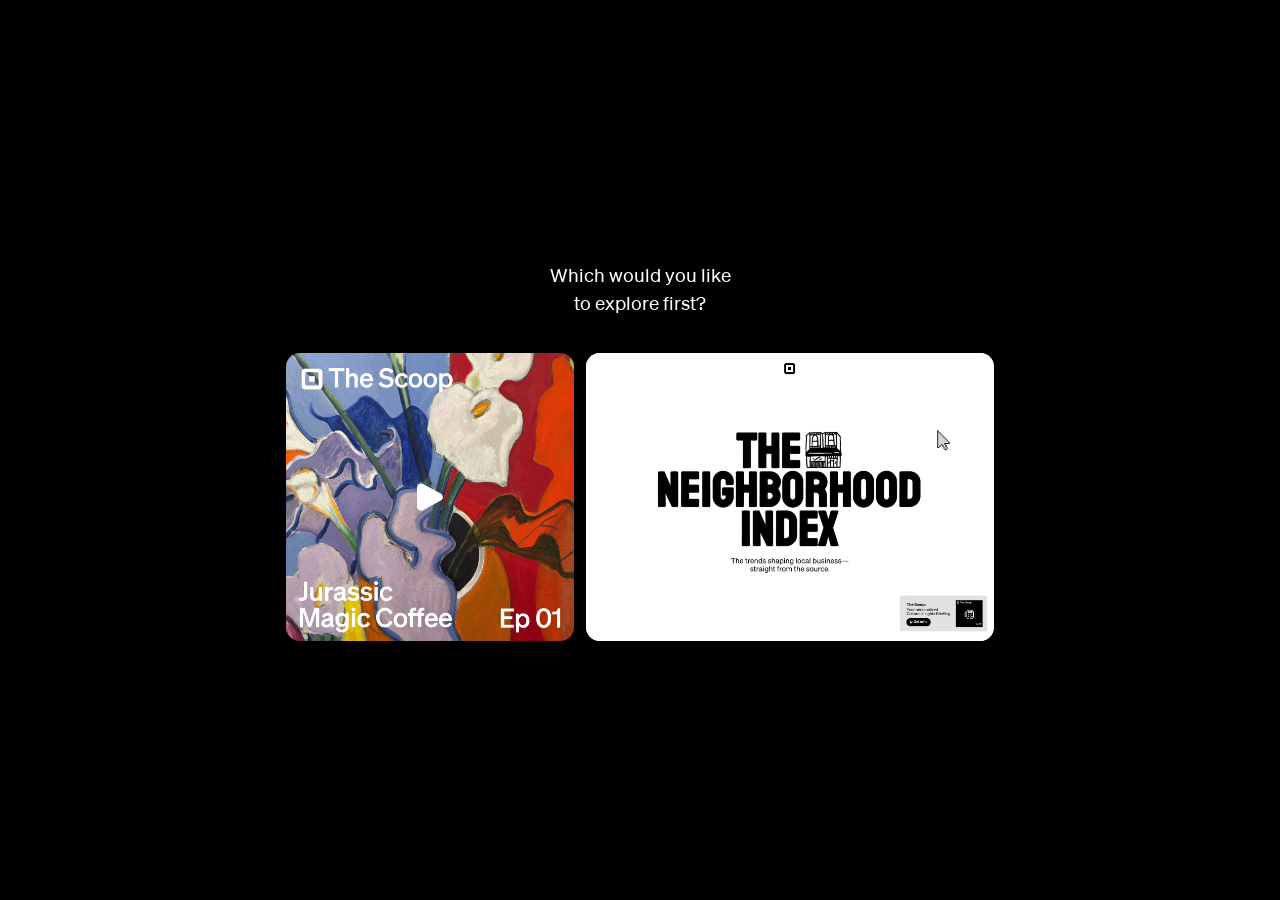
<file: index.html>
<!DOCTYPE html>
<html lang="en">
<head>
  <meta charset="UTF-8">
  <meta name="viewport" content="width=device-width, initial-scale=1.0">
  <title>Square — Choose Your Experience</title>
  <link rel="stylesheet" href="styles/reset.css">
  <link rel="stylesheet" href="styles/global.css">
  <link rel="stylesheet" href="styles/go.css">
</head>
<body class="go-page">

  <main class="go-main">
    <p class="go-prompt">Which would you like<br>to explore first?</p>

    <div class="go-cards">
      <a href="thescoop.html" class="go-card go-card--scoop">
        <img src="public/images/go-scoop-artwork.png" alt="The Scoop" class="go-card__img">
      </a>

      <a href="neighborhood-index.html" class="go-card go-card--index">
        <img src="public/images/go-index-thumbnail.png" alt="The Neighborhood Index" class="go-card__img">
      </a>
    </div>
  </main>

</body>
</html>
</file>
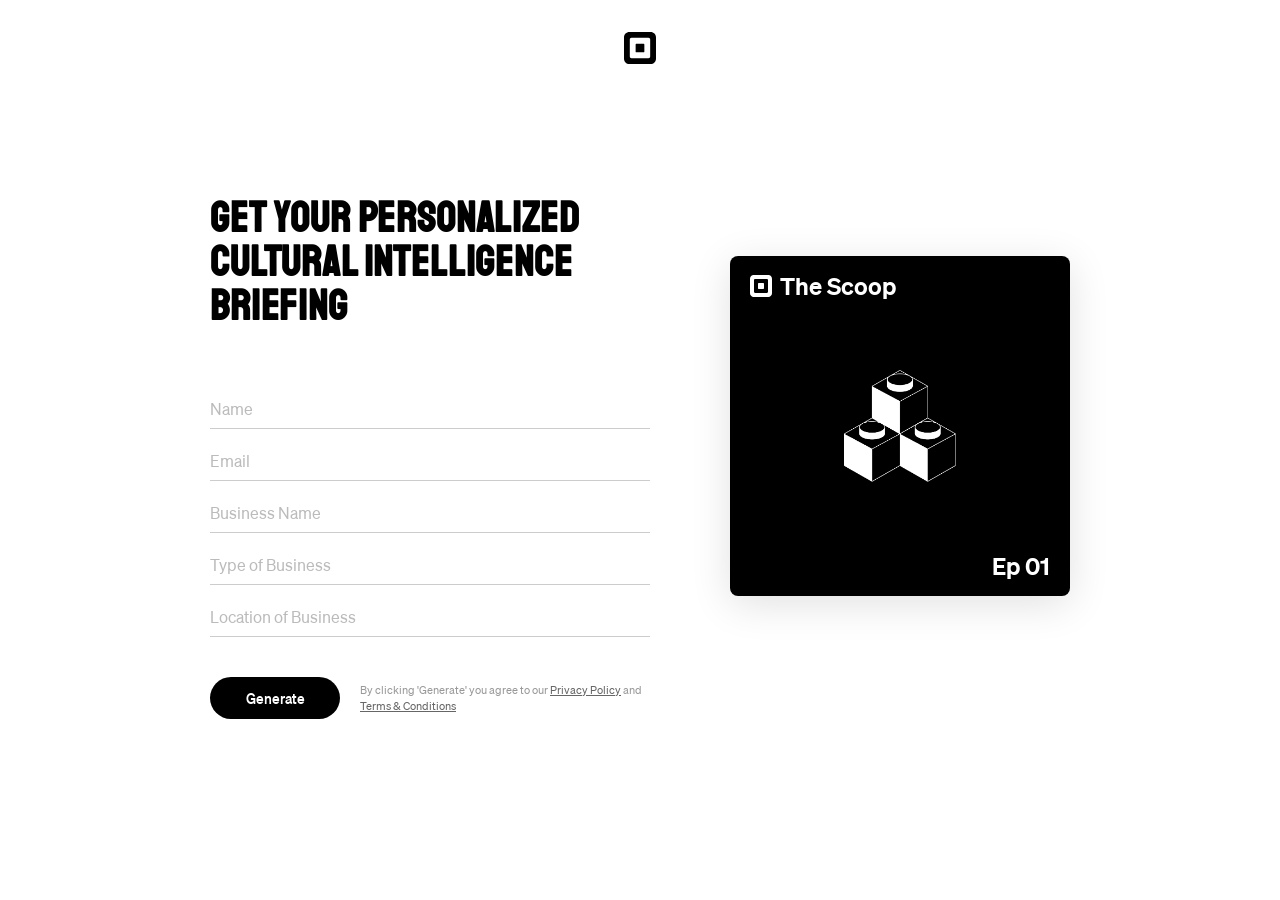
<file: generate.html>
<!DOCTYPE html>
<html lang="en">
<head>
  <meta charset="UTF-8">
  <meta name="viewport" content="width=device-width, initial-scale=1.0">
  <title>Generate Your Briefing — The Scoop</title>
  <link rel="stylesheet" href="styles/reset.css">
  <link rel="stylesheet" href="styles/global.css">
  <link rel="stylesheet" href="styles/generate.css">
</head>
<body class="generate-page">

  <header class="gen-header">
    <a href="neighborhood-index.html" class="gen-header__logo">
      <img src="public/images/Square-Logo.svg" alt="Square">
    </a>
  </header>

  <main class="gen-main">
    <div class="gen-form-col">
      <h1 class="gen-headline">GET YOUR PERSONALIZED CULTURAL INTELLIGENCE BRIEFING</h1>

      <form class="gen-form" id="genForm" autocomplete="off">
        <div class="gen-field">
          <label class="gen-field__label" for="genName">NAME</label>
          <input class="gen-field__input" type="text" id="genName" name="name" placeholder="Name" required>
        </div>
        <div class="gen-field">
          <label class="gen-field__label" for="genEmail">EMAIL</label>
          <input class="gen-field__input" type="email" id="genEmail" name="email" placeholder="Email" required>
        </div>
        <div class="gen-field">
          <label class="gen-field__label" for="genBizName">BUSINESS NAME</label>
          <input class="gen-field__input" type="text" id="genBizName" name="bizname" placeholder="Business Name">
        </div>
        <div class="gen-field">
          <label class="gen-field__label" for="genBusiness">TYPE OF BUSINESS</label>
          <input class="gen-field__input" type="text" id="genBusiness" name="business" placeholder="Type of Business">
        </div>
        <div class="gen-field">
          <label class="gen-field__label" for="genLocation">LOCATION OF BUSINESS</label>
          <input class="gen-field__input" type="text" id="genLocation" name="location" placeholder="Location of Business">
        </div>

        <div class="gen-actions">
          <button type="submit" class="gen-submit" id="genSubmit">Generate</button>
          <p class="gen-legal">By clicking 'Generate' you agree to our <a href="#">Privacy Policy</a> and <a href="#">Terms &amp; Conditions</a></p>
        </div>
      </form>
    </div>

    <div class="gen-preview-col">
      <div class="gen-artwork" id="genArtwork">
        <div class="gen-artwork__inner">
          <div class="gen-artwork__top">
            <img src="public/images/Square-Logo-White.svg" alt="" class="gen-artwork__sq-logo">
            <span class="gen-artwork__title">The Scoop</span>
          </div>
          <div class="gen-artwork__illo-wrap">
            <img src="public/images/illustrations/illo-9.png" alt="" class="gen-artwork__illo" id="artworkIllo">
          </div>
          <div class="gen-artwork__bottom">
            <span class="gen-artwork__bizname" id="artworkBizName"></span>
            <span class="gen-artwork__ep">Ep 01</span>
          </div>
          <button class="gen-artwork__play" id="artworkPlay" aria-label="Play">
            <svg width="48" height="48" viewBox="0 0 48 48" fill="none"><circle cx="24" cy="24" r="23" stroke="white" stroke-width="2"/><path d="M22.4 16.1Q19 14 19 18L19 30Q19 34 22.4 31.9L31.6 26.1Q35 24 31.6 21.9Z" fill="white"/></svg>
          </button>
        </div>
      </div>
      <div class="gen-progress" id="genProgress">
        <p class="gen-progress__pct"><strong id="genPct">0%</strong> Complete</p>
        <p class="gen-progress__note">This may take a few minutes</p>
      </div>
    </div>
  </main>

  <script src="scripts/generate.js"></script>
</body>
</html>
</file>
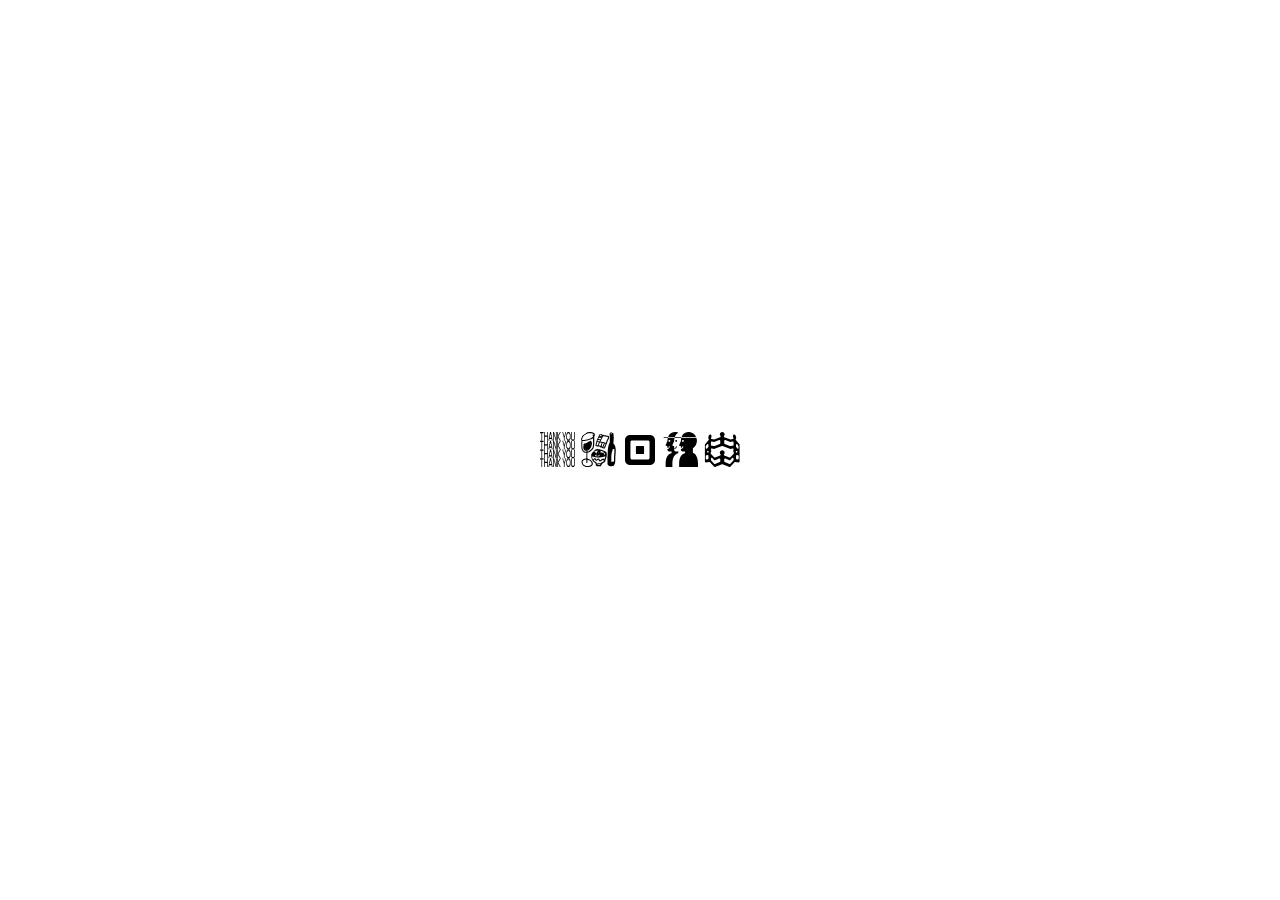
<file: neighborhood-index.html>
<!DOCTYPE html>
<html lang="en">
<head>
  <meta charset="UTF-8">
  <meta name="viewport" content="width=device-width, initial-scale=1.0">
  <title>The Neighborhood Index</title>
  <link rel="stylesheet" href="styles/reset.css">
  <link rel="stylesheet" href="styles/global.css">
  <link rel="stylesheet" href="styles/sections.css">
</head>
<body>

  <!-- Loader -->
  <div class="loader" id="loader">
    <div class="loader__graphics" id="loaderGraphics">
      <div class="loader__icons" id="loaderIcons">
        <img src="public/images/LoaderGraphic-1.svg" alt="" class="loader__graphic loader__graphic--active">
        <img src="public/images/LoaderGraphic-2.svg" alt="" class="loader__graphic">
        <img src="public/images/LoaderGraphic-3.svg" alt="" class="loader__graphic">
        <img src="public/images/LoaderGraphic-4.svg" alt="" class="loader__graphic">
        <img src="public/images/LoaderGraphic-5.svg" alt="" class="loader__graphic">
        <img src="public/images/LoaderGraphic-6.svg" alt="" class="loader__graphic">
        <img src="public/images/LoaderGraphic-7.svg" alt="" class="loader__graphic">
      </div>
      <div class="loader__center">
        <img src="public/images/Square-Logo.svg" alt="Square" class="loader__logo">
      </div>
    </div>
  </div>

  <!-- SVG Filters — one per section so seed animation triggers independent repaints -->
  <svg class="svg-filters" aria-hidden="true">
    <defs>
      <filter id="buzzy-1" x="-10%" y="-10%" width="120%" height="120%">
        <feTurbulence type="fractalNoise" baseFrequency="0.65" numOctaves="3" seed="0" result="noise" class="buzzy-noise"/>
        <feDisplacementMap in="SourceGraphic" in2="noise" scale="3" xChannelSelector="R" yChannelSelector="G"/>
      </filter>
      <filter id="buzzy-2" x="-10%" y="-10%" width="120%" height="120%">
        <feTurbulence type="fractalNoise" baseFrequency="0.65" numOctaves="3" seed="0" result="noise" class="buzzy-noise"/>
        <feDisplacementMap in="SourceGraphic" in2="noise" scale="3" xChannelSelector="R" yChannelSelector="G"/>
      </filter>
      <filter id="buzzy-3" x="-10%" y="-10%" width="120%" height="120%">
        <feTurbulence type="fractalNoise" baseFrequency="0.65" numOctaves="3" seed="0" result="noise" class="buzzy-noise"/>
        <feDisplacementMap in="SourceGraphic" in2="noise" scale="3" xChannelSelector="R" yChannelSelector="G"/>
      </filter>
      <filter id="buzzy-4" x="-10%" y="-10%" width="120%" height="120%">
        <feTurbulence type="fractalNoise" baseFrequency="0.65" numOctaves="3" seed="0" result="noise" class="buzzy-noise"/>
        <feDisplacementMap in="SourceGraphic" in2="noise" scale="3" xChannelSelector="R" yChannelSelector="G"/>
      </filter>
      <filter id="buzzy-5" x="-10%" y="-10%" width="120%" height="120%">
        <feTurbulence type="fractalNoise" baseFrequency="0.65" numOctaves="3" seed="0" result="noise" class="buzzy-noise"/>
        <feDisplacementMap in="SourceGraphic" in2="noise" scale="3" xChannelSelector="R" yChannelSelector="G"/>
      </filter>
      <filter id="buzzy-6" x="-10%" y="-10%" width="120%" height="120%">
        <feTurbulence type="fractalNoise" baseFrequency="0.65" numOctaves="3" seed="0" result="noise" class="buzzy-noise"/>
        <feDisplacementMap in="SourceGraphic" in2="noise" scale="3" xChannelSelector="R" yChannelSelector="G"/>
      </filter>
      <filter id="buzzy-7" x="-10%" y="-10%" width="120%" height="120%">
        <feTurbulence type="fractalNoise" baseFrequency="0.65" numOctaves="3" seed="0" result="noise" class="buzzy-noise"/>
        <feDisplacementMap in="SourceGraphic" in2="noise" scale="3" xChannelSelector="R" yChannelSelector="G"/>
      </filter>
    </defs>
  </svg>

  <!-- Fixed: Square Logo -->
  <header class="site-logo">
    <img src="public/images/Square-Logo.svg" alt="Square">
  </header>

  <!-- Fixed: Audio Popup -->
  <div class="audio-popup">
    <div class="audio-popup__info">
      <span class="audio-popup__title">The Scoop</span>
      <span class="audio-popup__subtitle">Get your own personalized<br>business insights</span>
      <a href="generate.html" class="audio-popup__btn">
        <span class="equalizer">
          <span class="equalizer__bar"></span>
          <span class="equalizer__bar"></span>
          <span class="equalizer__bar"></span>
        </span>
        Generate
      </a>
    </div>
    <img src="public/images/TheScoop-Artwork-2x.png" alt="The Scoop Podcast" class="audio-popup__artwork">
  </div>

  <!-- Fixed: Scroll Progress Indicator (visible from S3 onwards) -->
  <div class="scroll-indicator" id="scrollIndicator"></div>

  <!-- Snap Scroll Container -->
  <main class="sections">

    <!-- Section 1: Hero -->
    <section id="hero" class="section section--hero">
      <div class="hero__content parallax-content" data-parallax-speed="0.12">
        <h1 class="hero__headline">
          <span class="hero__line-top">THE <span class="hero__illo-wrap"><img src="public/images/hero-icons/hero-icon-0.png" alt="" class="hero__illo" id="heroIllo"></span></span>
          <span>NEIGHBORHOOD</span>
          <span>INDEX</span>
        </h1>
        <p class="hero__subtitle">The trends shaping local business—<br>straight from the source.</p>
      </div>
    </section>

    <!-- Section 2: Intro -->
    <section id="s2" class="section section--2">
      <div class="s2-grid" id="s2Grid"></div>
      <div class="s2-text parallax-content" data-parallax-speed="0.1">
        <img src="public/images/S2-Headline.svg" alt="What's Actually Happening Out There?" class="s2__headline">
        <p class="s2__body">We looked at the data—from Square sellers to Cash App users—to find the patterns that matter. These are the shifts defining local commerce across the country right now.</p>
      </div>
    </section>

    <!-- Section 3: The Death of the Dollar Menu -->
    <section id="s3" class="section section--3">
      <div class="s3-stickers" id="s3Stickers"></div>
      <div class="s3-content parallax-content" data-parallax-speed="0.12">
        <span class="s3__number">01</span>
        <h2 class="s3__headline">THE DEATH OF<br>THE DOLLAR<br>MENU</h2>
      </div>
      <p class="s3__body parallax-content" data-parallax-speed="0.05">Fast-casual is the new fast food. Consumers are trading drive-thrus for counter-service spots with cleaner ingredients and $14 bowls. Square data shows fast-casual spend up year-over-year, while traditional QSR flattens. People will pay more—they just want to feel better about it.</p>
    </section>

    <!-- Section 4 -->
    <section id="s4" class="section section--4">
      <div class="s4-bg parallax-bg" data-parallax-speed="0.12">
        <img src="public/images/S4-Bg-2x.png" alt="" class="s4-bg__img">
      </div>
      <div class="s4-content parallax-content" data-parallax-speed="0.15">
        <span class="s4__number">02</span>
        <h2 class="s4__headline">NEIGHBORHOOD<br>LOYALTY IS THE<br>NEW BRAND<br>LOYALTY</h2>
      </div>
      <p class="s4__body parallax-content" data-parallax-speed="0.05">Your corner store is beating the algorithm. Repeat transactions at independent, single-location businesses are outpacing chains. Shoppers are choosing the bodega over the app, the local bookshop over next-day shipping. Community is the product now.</p>
    </section>

    <!-- Section 5 -->
    <section id="s5" class="section section--5">
      <div class="s5-open" id="s5Open">
        <object data="public/images/S5-Open.svg" type="image/svg+xml" class="s5-open__svg" id="s5Svg"></object>
      </div>
      <div class="s5-content parallax-content" data-parallax-speed="0.12">
        <span class="s5__number">03</span>
        <h2 class="s5__headline">THE 6PM<br>ECONOMY</h2>
      </div>
      <p class="s5__body parallax-content" data-parallax-speed="0.05">Evening spending is spiking—and it's not just dinner. From fitness classes to retail therapy, the post-work window is the new prime time. Businesses open past 6PM are seeing disproportionate growth. The 9-to-5 is dead; the 6-to-9 is thriving.</p>
    </section>

    <!-- Section 6 -->
    <section id="s6" class="section section--6">
      <div class="s6-bg parallax-bg" data-parallax-speed="0.12">
        <img src="public/images/S6-Bg-2x.png" alt="" class="s6-bg__img">
      </div>
      <div class="s6-content parallax-content" data-parallax-speed="0.15">
        <span class="s6__number">04</span>
        <h2 class="s6__headline">THE SOBER<br>CURIOUS ARE<br>SPENDING</h2>
      </div>
      <p class="s6__body parallax-content" data-parallax-speed="0.05">Non-alcoholic options aren't a niche—they're a line item. Bars and restaurants with NA menus are capturing spend from a growing segment that wants the social experience without the hangover. Zero-proof is a revenue stream now.</p>
    </section>

    <!-- Section 7 -->
    <section id="s7" class="section section--7">
      <div class="s7-cash" id="s7Cash"></div>
      <div class="s7-content parallax-content" data-parallax-speed="0.15">
        <span class="s7__number">05</span>
        <h2 class="s7__headline">TIPPING<br>CULTURE HIT A<br>CEILING</h2>
      </div>
      <p class="s7__body parallax-content" data-parallax-speed="0.05">Consumers are tipping more selectively. After years of tip-screen fatigue, average tip percentages are stabilizing. People still tip—but they're thinking harder about when and why. Service quality matters more than the prompt.</p>
    </section>

    <!-- Section 8: Footer / The Scoop -->
    <section id="s8" class="section section--8">
      <div class="s8-artwork" id="s8Artwork"></div>
      <div class="s8-content" data-parallax-speed="0.1">
        <span class="s8__intro">INTRODUCING The Scoop</span>
        <h2 class="s8__headline">A CULTURAL INTELLIGENCE BRIEFING FOR YOUR BUSINESS.</h2>
        <p class="s8__body">Pick your industry and location for a trend briefing you can listen to anywhere. Selling with Square? Sign in—yours is already waiting.</p>
        <div class="s8__buttons">
          <a href="generate.html" class="s8__btn s8__btn--primary">Get mine</a>
          <a href="#" class="s8__btn s8__btn--secondary">Sign in</a>
        </div>
      </div>
    </section>

  </main>

  <script src="scripts/main.js"></script>
</body>
</html>
</file>
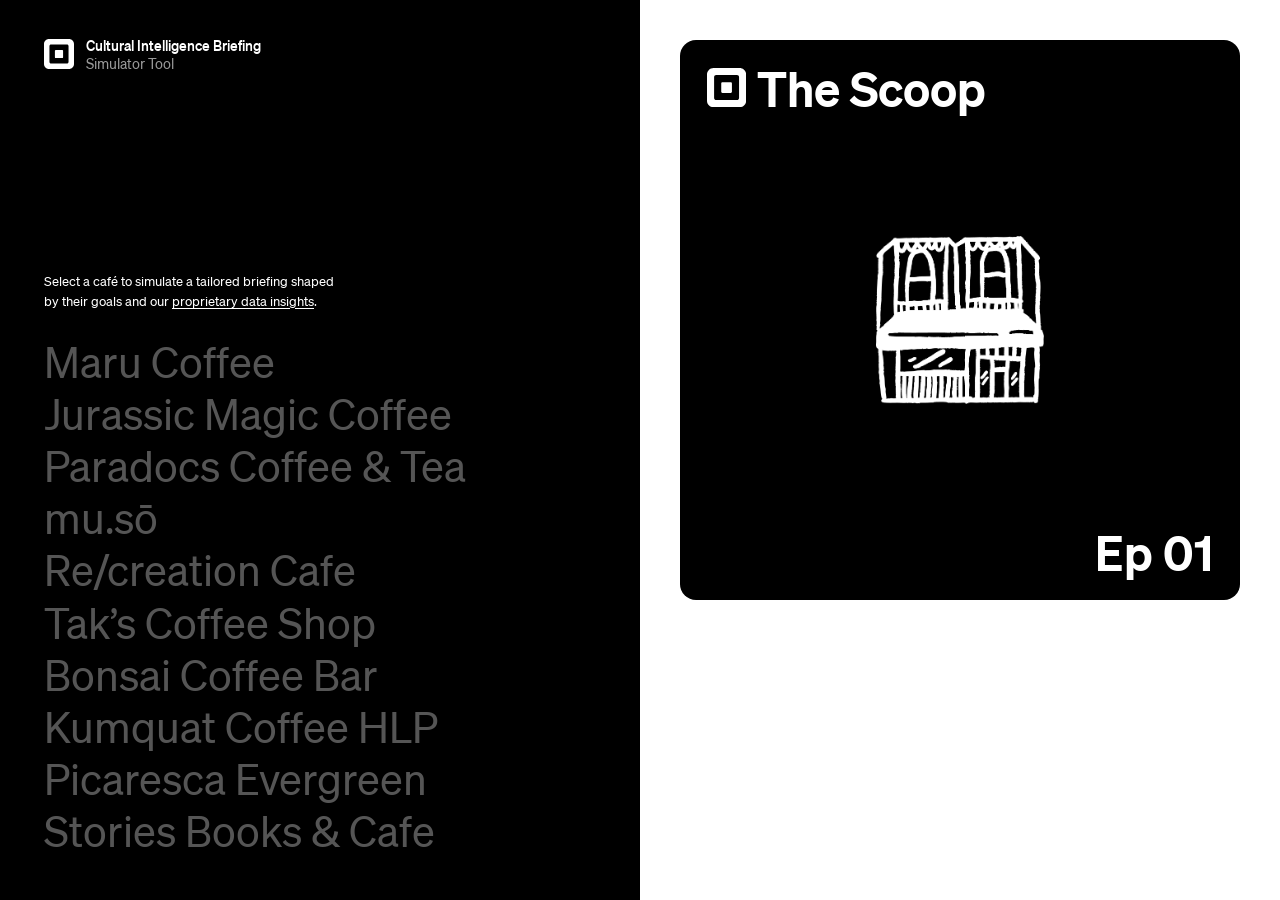
<file: the-scoop.html>
<!DOCTYPE html>
<html lang="en">
<head>
<meta charset="UTF-8">
<meta name="viewport" content="width=device-width, initial-scale=1.0">
<title>The Scoop — Cultural Intelligence Briefing Simulator</title>
<style>
@font-face { font-family: 'CashSans'; src: url('assets/fonts/CashSans-Regular.woff2') format('woff2'); font-weight: 400; font-style: normal; }
@font-face { font-family: 'CashSans'; src: url('assets/fonts/CashSans-RegularItalic.woff2') format('woff2'); font-weight: 400; font-style: italic; }
@font-face { font-family: 'CashSans'; src: url('assets/fonts/CashSans-Medium.woff2') format('woff2'); font-weight: 500; font-style: normal; }
@font-face { font-family: 'CashSans'; src: url('assets/fonts/CashSans-MediumItalic.woff2') format('woff2'); font-weight: 500; font-style: italic; }
@font-face { font-family: 'CashSans'; src: url('assets/fonts/CashSans-Semibold.woff2') format('woff2'); font-weight: 600; font-style: normal; }
@font-face { font-family: 'CashSans'; src: url('assets/fonts/CashSans-SemiboldItalic.woff2') format('woff2'); font-weight: 600; font-style: italic; }
@font-face { font-family: 'Staatliches'; src: url('assets/fonts/Staatliches-Regular.ttf') format('truetype'); font-weight: 400; font-style: normal; }

* { margin: 0; padding: 0; box-sizing: border-box; }

html, body {
  width: 100%; height: 100%; overflow: hidden;
  background: #000;
  font-family: 'CashSans', -apple-system, sans-serif;
  -webkit-font-smoothing: antialiased;
}

.container {
  width: 100vw; height: 100vh;
  display: flex;
  position: relative;
}

.container, .container * { cursor: none; }

/* ── Custom Cursor ─────────────────────────────────── */

.custom-cursor {
  position: fixed;
  width: 17px; height: 17px;
  background: #9f9f9f;
  border-radius: 50%;
  pointer-events: none;
  z-index: 1000;
  transform: translate(-50%, -50%);
  display: none;
  align-items: center; justify-content: center;
  overflow: hidden;
  will-change: left, top;
  transition:
    width 0.32s cubic-bezier(0.4, 0, 0.2, 1),
    height 0.32s cubic-bezier(0.4, 0, 0.2, 1),
    border-radius 0.32s cubic-bezier(0.4, 0, 0.2, 1),
    background-color 0.32s cubic-bezier(0.4, 0, 0.2, 1);
}

.custom-cursor.visible { display: flex; }

.custom-cursor.pill {
  width: 104px; height: 34px;
  border-radius: 17px;
  background: #333;
}

.cursor-label {
  font-family: 'CashSans', sans-serif;
  font-size: 12px; font-weight: 500;
  color: #fff;
  opacity: 0;
  transition: opacity 0.12s ease;
  white-space: nowrap;
  user-select: none;
}

.custom-cursor.pill .cursor-label {
  opacity: 1;
  transition: opacity 0.22s ease 0.1s;
}

/* ── Left Panel ────────────────────────────────────── */

.left-panel {
  width: 50%; height: 100%;
  background: #000; color: #fff;
  display: flex; flex-direction: column;
  padding: 36px 44px 44px;
  position: relative;
  z-index: 2;
}

.left-header {
  display: flex; align-items: center; gap: 12px;
}

.left-header svg { flex-shrink: 0; }

.header-title { font-weight: 500; font-size: 14px; line-height: 1.3; color: #fff; }
.header-subtitle { font-weight: 400; font-size: 14px; line-height: 1.3; color: #999; }

.left-bottom {
  margin-top: auto;
}

.instruction-text {
  font-size: 13px; font-weight: 400;
  color: #fff; line-height: 1.55;
  margin-bottom: 24px;
  max-width: 300px;
}

.instruction-text u {
  text-decoration: underline;
  text-underline-offset: 2px;
}

/* ── Cafe List ─────────────────────────────────────── */

.cafe-list {
  display: flex; flex-direction: column;
  gap: 0;
  width: max(70%, 60vh);
  max-width: 100%;
}

.selected-cafe-item {
  display: flex;
  align-items: center;
  gap: 14px;
  padding: 4px 0;
}

.selected-cafe-name {
  font-size: 42px; font-weight: 600;
  color: #fff; line-height: 1.05;
  background: none; border: none;
  font-family: 'CashSans', sans-serif;
  text-align: left; padding: 4px 0;
}

.selected-cafe-goals {
  font-size: 11px; font-weight: 400;
  color: #666; line-height: 1.4;
  max-width: 180px;
  display: -webkit-box;
  -webkit-line-clamp: 2;
  -webkit-box-orient: vertical;
  overflow: hidden;
}

.cafe-name-btn {
  background: none; border: none;
  font-family: 'CashSans', sans-serif;
  font-size: 42px; font-weight: 400;
  color: #555;
  text-align: left; padding: 4px 0;
  transition: color 0.2s;
  line-height: 1.05;
}

.cafe-name-btn:hover { color: #999; }

/* ── Right Panel ───────────────────────────────────── */

.right-panel {
  width: 50%; height: 100%;
  background: #fff;
  position: relative;
  overflow: hidden;
}

.right-scrollable {
  width: 100%; height: 100%;
  overflow-y: auto;
  padding: 40px 40px 64px;
}

.right-scrollable::-webkit-scrollbar { width: 4px; }
.right-scrollable::-webkit-scrollbar-track { background: transparent; }
.right-scrollable::-webkit-scrollbar-thumb { background: #ddd; border-radius: 2px; }

/* ── Artwork ───────────────────────────────────────── */

.artwork-wrapper {
  width: 100%;
  aspect-ratio: 1;
  border-radius: 16px;
  overflow: hidden;
  position: relative;
  background: #000;
  flex-shrink: 0;
  container-type: inline-size;
}

.artwork-img {
  position: absolute;
  top: 50%; left: 50%;
  transform: translate(-50%, -50%);
  width: 30%; height: auto;
  max-height: 30%;
  object-fit: contain;
  display: block;
}

.artwork-brand-overlay {
  position: absolute; inset: 0;
  display: none;
  flex-direction: column;
  justify-content: space-between;
  padding: 4.27cqi 4.8cqi;
  z-index: 1;
  pointer-events: none;
}

.artwork-brand-overlay.visible { display: flex; }

.brand-header {
  display: flex; align-items: center; gap: 1.87cqi;
}

.brand-header svg {
  width: 7cqi; height: 7cqi;
}

.brand-header span {
  font-weight: 600; font-size: 8.53cqi; color: #fff;
  line-height: 1;
}

.brand-footer {
  display: flex; justify-content: flex-end;
}

.artwork-final {
  position: absolute; inset: 0;
  display: none;
  overflow: hidden;
  background: #000;
}

.artwork-final.visible { display: block; }

.artwork-bg {
  position: absolute; inset: 0;
  background: #000;
  background-size: cover; background-position: center;
}

.artwork-bg::after {
  content: '';
  position: absolute; inset: 0;
  background: linear-gradient(180deg,
    rgba(0,0,0,0.35) 0%, rgba(0,0,0,0.1) 40%,
    rgba(0,0,0,0.1) 60%, rgba(0,0,0,0.55) 100%
  );
}

.artwork-overlay {
  position: absolute; inset: 0;
  display: flex; flex-direction: column;
  padding: 4.27cqi 4.8cqi;
  z-index: 2;
}

.final-header {
  display: flex; align-items: center; gap: 1.87cqi;
}

.final-header svg {
  width: 7cqi; height: 7cqi;
}

.final-header span {
  font-weight: 600; font-size: 8.53cqi; color: #fff;
  line-height: 1;
}

.play-btn {
  flex: 1;
  display: flex; align-items: center; justify-content: center;
}

.play-icon, .pause-icon { display: none; width: 8.32cqi; height: 8.32cqi; }
.play-btn[data-playing="false"] .play-icon { display: block; }
.play-btn[data-playing="true"] .pause-icon { display: block; }

.final-footer {
  display: flex; align-items: flex-end;
  justify-content: space-between;
}

.final-cafe-name {
  font-weight: 600; font-size: 8.53cqi;
  color: #fff; line-height: 1.05;
  max-width: 65%;
}

.final-ep {
  font-weight: 600; font-size: 8.53cqi;
  color: #fff; line-height: 1;
  flex-shrink: 0;
}

/* ── Info Area ─────────────────────────────────────── */

.info-area {
  width: 100%; margin-top: 20px;
}

.info-area:not(:has(.visible)) { display: none; }

.progress-area { display: none; width: 100%; }
.progress-area.visible { display: block; }

.progress-text {
  font-weight: 600; font-size: 15px;
  color: #000; margin-bottom: 4px;
}

.progress-subtitle {
  font-weight: 400; font-size: 15px;
  color: #999;
}

.episode-area { display: none; }
.episode-area.visible {
  display: block;
  width: 75%;
  margin: 56px auto 0;
  animation: fadeUp 0.6s ease;
}

@keyframes fadeUp {
  from { opacity: 0; transform: translateY(12px); }
  to   { opacity: 1; transform: translateY(0); }
}

.episode-title {
  font-weight: 600; font-size: 17px;
  color: #000; margin-bottom: 4px;
}

.episode-date {
  font-weight: 400; font-size: 13px;
  color: #999; margin-bottom: 20px;
}

.episode-body {
  font-weight: 400; font-size: 14.5px;
  color: #222; line-height: 1.65;
  white-space: pre-wrap;
}

/* ── Player Bar ────────────────────────────────────── */

.player-bar {
  position: absolute;
  bottom: 0; left: 0; right: 0;
  height: 48px;
  background: rgba(0, 0, 0, 0.25);
  backdrop-filter: blur(16px) saturate(180%);
  -webkit-backdrop-filter: blur(16px) saturate(180%);
  display: none;
  z-index: 10;
  overflow: hidden;
}

.player-bar.visible { display: flex; }

.player-bar-progress-fill {
  position: absolute;
  top: 0; left: 0; bottom: 0;
  background: rgba(0, 0, 0, 0.55);
  width: 0%;
  transition: width 1s linear;
  z-index: 1;
}

.player-bar-content {
  position: relative;
  z-index: 2;
  flex: 1;
  display: flex; align-items: center;
  justify-content: space-between;
  padding: 0 16px;
}

.player-bar-info {
  font-size: 13px; font-weight: 500;
  color: #fff;
  white-space: nowrap;
  overflow: hidden; text-overflow: ellipsis;
  margin-right: 16px;
}

.player-bar-info .player-bar-date {
  font-weight: 400;
}

.player-bar-time {
  font-size: 13px; font-weight: 600;
  color: #fff; flex-shrink: 0;
}

/* ── Tooltips ─────────────────────────────────────── */

.data-tooltip-trigger {
  position: relative;
  display: inline;
}

.data-tooltip {
  position: absolute;
  left: calc(100% + 14px);
  top: 50%;
  transform: translateY(-50%);
  background: #fff;
  color: #333;
  border-radius: 12px;
  padding: 14px 18px;
  font-family: 'CashSans', sans-serif;
  font-size: 12px;
  font-weight: 400;
  line-height: 1.35;
  width: 240px;
  box-shadow: 0 4px 24px rgba(0,0,0,0.15);
  opacity: 0;
  pointer-events: none;
  transition: opacity 0.2s;
  z-index: 100;
  white-space: normal;
}

.data-tooltip-trigger:hover .data-tooltip { opacity: 1; }

.data-tooltip::after {
  content: '';
  position: absolute;
  left: -7px;
  top: 50%;
  transform: translateY(-50%);
  border-top: 8px solid transparent;
  border-bottom: 8px solid transparent;
  border-right: 8px solid #fff;
}

.data-tooltip strong {
  display: block;
  font-weight: 600;
  font-size: 12px;
  margin-bottom: 5px;
  line-height: 1.3;
}

.data-tooltip .dt-item {
  display: block;
  margin-top: 5px;
}
</style>
</head>
<body>
<div class="container" id="container">

  <!-- LEFT PANEL -->
  <div class="left-panel">
    <div class="left-header">
      <svg width="30" height="30" viewBox="0 0 38 38" fill="none" xmlns="http://www.w3.org/2000/svg">
        <path d="M38 6.348V31.652C38 35.164 35.153 38 31.652 38H6.348C2.836 38 0 35.153 0 31.652V6.348C0 2.836 2.847 0 6.348 0H31.652C35.164 0 38 2.847 38 6.348ZM31.085 8.911C31.085 7.799 30.191 6.904 29.078 6.904H8.9C7.788 6.904 6.893 7.799 6.893 8.911V29.089C6.893 30.201 7.788 31.096 8.9 31.096H29.078C30.191 31.096 31.085 30.201 31.085 29.089V8.911ZM13.808 14.975C13.808 14.332 14.321 13.819 14.954 13.819H23.025C23.657 13.819 24.17 14.343 24.17 14.975V23.025C24.17 23.668 23.657 24.181 23.025 24.181H14.954C14.321 24.181 13.808 23.657 13.808 23.025V14.975Z" fill="white"/>
      </svg>
      <div>
        <div class="header-title">Cultural Intelligence Briefing</div>
        <div class="header-subtitle">Simulator Tool</div>
      </div>
    </div>

    <div class="left-bottom">
      <p class="instruction-text">
        Select a caf&eacute; to simulate a tailored briefing shaped by their goals and our <span class="data-tooltip-trigger"><u>proprietary data insights</u><span class="data-tooltip"><strong>The Briefing is informed by<br>5 data prongs:</strong><span class="dt-item">1. Industry Insights &amp; Trends<br>(anonymized real data)</span><span class="dt-item">2. Cultural Insights &amp; Trends<br>(automated, curated for LA)</span><span class="dt-item">3. Local Community Data<br>(automated, curated for LA)</span><span class="dt-item">4. Customer Feedback<br>(real Google reviews, no API for beta)</span><span class="dt-item">5. Business Goals<br>(Synthetic for Beta)</span></span></span>.
      </p>
      <div class="cafe-list" id="cafeList"></div>
    </div>
  </div>

  <!-- RIGHT PANEL -->
  <div class="right-panel">
    <div class="right-scrollable" id="rightScrollable">
      <div class="artwork-wrapper" id="artworkWrapper">
        <img class="artwork-img" id="artworkImg" src="assets/illustrations/Vector.png" alt="The Scoop Artwork">

        <div class="artwork-brand-overlay visible" id="brandOverlay">
          <div class="brand-header">
            <svg width="44" height="44" viewBox="0 0 38 38" fill="none"><path d="M38 6.348V31.652C38 35.164 35.153 38 31.652 38H6.348C2.836 38 0 35.153 0 31.652V6.348C0 2.836 2.847 0 6.348 0H31.652C35.164 0 38 2.847 38 6.348ZM31.085 8.911C31.085 7.799 30.191 6.904 29.078 6.904H8.9C7.788 6.904 6.893 7.799 6.893 8.911V29.089C6.893 30.201 7.788 31.096 8.9 31.096H29.078C30.191 31.096 31.085 30.201 31.085 29.089V8.911ZM13.808 14.975C13.808 14.332 14.321 13.819 14.954 13.819H23.025C23.657 13.819 24.17 14.343 24.17 14.975V23.025C24.17 23.668 23.657 24.181 23.025 24.181H14.954C14.321 24.181 13.808 23.657 13.808 23.025V14.975Z" fill="white"/></svg>
            <span>The Scoop</span>
          </div>
          <div class="brand-footer">
            <span class="final-ep">Ep 01</span>
          </div>
        </div>

        <div class="artwork-final" id="artworkFinal">
          <div class="artwork-bg" id="artworkBg"></div>
          <div class="artwork-overlay">
            <div class="final-header">
              <svg width="44" height="44" viewBox="0 0 38 38" fill="none"><path d="M38 6.348V31.652C38 35.164 35.153 38 31.652 38H6.348C2.836 38 0 35.153 0 31.652V6.348C0 2.836 2.847 0 6.348 0H31.652C35.164 0 38 2.847 38 6.348ZM31.085 8.911C31.085 7.799 30.191 6.904 29.078 6.904H8.9C7.788 6.904 6.893 7.799 6.893 8.911V29.089C6.893 30.201 7.788 31.096 8.9 31.096H29.078C30.191 31.096 31.085 30.201 31.085 29.089V8.911ZM13.808 14.975C13.808 14.332 14.321 13.819 14.954 13.819H23.025C23.657 13.819 24.17 14.343 24.17 14.975V23.025C24.17 23.668 23.657 24.181 23.025 24.181H14.954C14.321 24.181 13.808 23.657 13.808 23.025V14.975Z" fill="white"/></svg>
              <span>The Scoop</span>
            </div>
            <div class="play-btn" id="playBtn" data-playing="false">
              <svg class="play-icon" width="48" height="48" viewBox="0 0 48 48" fill="none">
                <path d="M15 8.27C15 5.84 17.72 4.37 19.76 5.72L41.37 20.45C43.23 21.68 43.23 24.32 41.37 25.55L19.76 40.28C17.72 41.63 15 40.16 15 37.73V8.27Z" fill="white"/>
              </svg>
              <svg class="pause-icon" width="48" height="48" viewBox="0 0 48 48" fill="none">
                <rect x="12" y="8" width="8" height="32" rx="3" fill="white"/>
                <rect x="28" y="8" width="8" height="32" rx="3" fill="white"/>
              </svg>
            </div>
            <div class="final-footer">
              <span class="final-cafe-name" id="finalCafeName"></span>
              <span class="final-ep">Ep 01</span>
            </div>
          </div>
        </div>
      </div>

      <div class="info-area">
        <div class="progress-area" id="progressArea">
          <div class="progress-text"><span id="progressPercent">0</span>% Complete</div>
          <div class="progress-subtitle" id="progressSubtitle">This may take a few minutes</div>
        </div>
        <div class="episode-area" id="episodeArea">
          <div class="episode-title" id="episodeTitle"></div>
          <div class="episode-date" id="episodeDate"></div>
          <div class="episode-body" id="episodeBody"></div>
        </div>
      </div>
    </div>

    <div class="player-bar" id="playerBar">
      <div class="player-bar-progress-fill" id="playerProgressFill"></div>
      <div class="player-bar-content">
        <span class="player-bar-info" id="playerBarInfo"></span>
        <span class="player-bar-time" id="playerBarTime">3:42</span>
      </div>
    </div>
  </div>

  <!-- CUSTOM CURSOR -->
  <div class="custom-cursor" id="customCursor">
    <span class="cursor-label">Generate</span>
  </div>

</div>

<script>
var API_KEY = '';
var GENERATION_DURATION = 10000;
var ARTWORK_CYCLE_MS = 500;
var EPISODE_DURATION = 222;

var CAFES = [
  { name: 'Maru Coffee', goals: 'Goals: trying to improve retention, reduce the midweek slump and focus on remote workers', photo: 'https://dynamic-media-cdn.tripadvisor.com/media/photo-o/0f/29/11/42/photo0jpg.jpg?w=500&h=-1&s=1' },
  { name: 'Jurassic Magic Coffee', goals: 'Goals: increasing weekend foot traffic and building a loyal neighborhood following', photo: 'assets/artwork/jurassic-magic.png' },
  { name: 'Paradocs Coffee & Tea', goals: 'Goals: expanding the afternoon menu and attracting more study groups' },
  { name: 'mu.s\u014D', goals: 'Goals: positioning as a creative workspace hub and growing weekday revenue' },
  { name: 'Re/creation Cafe', goals: 'Goals: launching a loyalty program and boosting average ticket size' },
  { name: "Tak\u2019s Coffee Shop", goals: 'Goals: building community events program and increasing social media presence', photo: 'https://southlaculture.org/wp-content/uploads/2023/05/Taks-5.jpeg' },
  { name: 'Bonsai Coffee Bar', goals: 'Goals: growing catering and wholesale channels beyond the storefront' },
  { name: 'Kumquat Coffee HLP', goals: 'Goals: optimizing morning rush efficiency and reducing wait times' },
  { name: 'Picaresca Evergreen', goals: 'Goals: developing a seasonal menu strategy and driving repeat visits' },
  { name: 'Stories Books & Cafe', goals: 'Goals: deepening the books-and-coffee experience and hosting author events' },
];

var ILLUSTRATION_PATH = 'assets/illustrations/';
var ARTWORK_FILES = [
  'Vector-1.png', 'Vector-2.png', 'Vector-3.png',
  'Vector-4.png', 'Vector-5.png', 'Vector-6.png',
  'Vector-7.png', 'Vector-8.png', 'Vector-9.png',
  'Vector-10.png', 'Vector-11.png', 'Vector-12.png',
  'Vector-13.png', 'Layer_1.png', 'Union.png',
  'Bottles 1.png',
  'Group 1422157930.png', 'Group 1422157931.png',
  'Group 1422157935.png', 'Group 1422158005.png',
  'Group 1422158814.png', 'Group 1422158821.png',
  'Group 1828159390.png', 'Group 2147226791.png',
];

var EPISODE_TITLES = [
  'The Tar Pits Are Calling',
  'Sunset Strip Shifts',
  'East Side Rising',
  'The Arts District Effect',
  'Silver Lake Currents',
];

var BRIEFING_TEMPLATES = [
  "Good morning, {cafe}. Here\u2019s a number that caught my attention: your late-afternoon transactions are up 18% this quarter, but your average ticket dropped 12%. More people, spending less per visit. That\u2019s not a problem\u2014that\u2019s a signal. Your Mid-Wilshire neighbors are shifting toward smaller, more frequent coffee rituals. And with Frieze LA opening tomorrow and 50,000 art world visitors flooding the city, this week might be the most important of your quarter.\n\nLet\u2019s talk about what\u2019s happening culturally. The hottest trend right now isn\u2019t a drink\u2014it\u2019s a format. Pop-up collaborations between caf\u00e9s and local artists are driving 34% more social engagement than standard promotions. Three caf\u00e9s within two miles of you have already hosted ceramic artists this month. The question isn\u2019t whether to participate\u2014it\u2019s how to make yours distinctive.\n\nHere\u2019s your data snapshot: Your busiest hour has shifted from 8 AM to 9:15 AM over the past six weeks. Your weekend traffic is up, but your weekday afternoons are softening. Consider this: a 2 PM\u20134 PM happy hour for espresso drinks could recapture that midday energy.",

  "Good morning, {cafe}. Something interesting is happening with your weekend crowd. Saturday morning transactions are up 31% over the past quarter, but your Sunday numbers have plateaued. Your neighbors on the east side are seeing the same pattern\u2014a cultural shift toward Saturday as the new \u201Cself-care day\u201D in Los Angeles.\n\nThe cultural calendar this month is stacked. LACMA\u2019s new exhibition opens this Friday, and the Grammy Museum just announced a free weekend. Events like these typically drive a 15\u201322% foot traffic increase within a two-mile radius. Your location puts you right in the sweet spot.\n\nFrom the data: your average customer is visiting 2.3 times per week, up from 1.8 last quarter. Loyalty is building. But here\u2019s the insight\u2014your top 20% of customers account for 58% of your revenue. A simple \u201Cregulars menu\u201D or off-menu item could deepen that relationship without any additional cost.",

  "Good morning, {cafe}. Let\u2019s start with what the neighborhood is telling us. Foot traffic in your area has increased 23% over the last 90 days, driven primarily by new residential developments within a half-mile radius. That\u2019s roughly 400 new potential daily customers who are still forming their routines.\n\nCulturally, Los Angeles is in a matcha moment\u2014but not the way you think. The trend has evolved from basic matcha lattes to ceremonial-grade preparations with house-made syrups. Caf\u00e9s offering elevated matcha experiences are seeing 40% higher per-item revenue than standard menu additions. Your current menu has an opportunity here.\n\nYour Square data reveals something subtle: customers who order food items spend 67% more per visit and return 2.1x more frequently than drink-only customers. Your pastry case might be your most undervalued asset. Consider partnering with a local bakery for exclusive items\u2014three caf\u00e9s in Silver Lake have done this with measurable results.",

  "Good morning, {cafe}. Here\u2019s your cultural pulse for the week. The LA Phil\u2019s free outdoor series starts Thursday at the Hollywood Bowl, drawing an estimated 17,000 visitors over the weekend. Combined with the Echo Park Craft Fair on Saturday, this weekend represents one of the highest foot-traffic periods of the quarter for your area.\n\nA trend worth watching: \u201Cthird-wave nostalgia\u201D is reshaping how Angelenos think about their coffee shops. Customers are gravitating back toward slower, more intentional caf\u00e9 experiences\u2014pour-overs are up 28% across LA Square sellers this quarter. The speed-optimized model is giving way to something more experiential.\n\nFrom your data: your morning rush efficiency has improved\u2014average transaction time is down 18 seconds from last month. But here\u2019s the counterintuitive insight: your highest-revenue hours aren\u2019t your busiest. Your 2\u20134 PM window generates 22% more revenue per customer than the morning rush. That\u2019s your premium window. Lean into it.",

  "Good morning, {cafe}. Let\u2019s talk about a pattern emerging across LA\u2019s independent caf\u00e9 scene. Over the past quarter, caf\u00e9s that have introduced seasonal or limited-time menu items have seen a 35% increase in social media mentions and a 19% bump in new customer acquisition. Your competitors are moving on this.\n\nThe cultural conversation in LA right now is sustainability. Three of the top five trending food hashtags in the greater LA area relate to sustainable sourcing, zero-waste practices, or local partnerships. This isn\u2019t a niche audience anymore\u2014it\u2019s mainstream, and customers are willing to pay a 12\u201315% premium for transparency in sourcing.\n\nYour Square data shows an interesting opportunity: gift card purchases at your location are up 44% quarter over quarter, but redemption rates are only at 61%. That means unredeemed value is sitting on the table. A targeted \u201Cbring a friend\u201D campaign tied to gift card redemption could convert that stored value into new regular customers.",
];

// ── DOM ────────────────────────────────────────────────────────
var container = document.getElementById('container');
var cafeListEl = document.getElementById('cafeList');
var artworkImg = document.getElementById('artworkImg');
var brandOverlay = document.getElementById('brandOverlay');
var artworkFinal = document.getElementById('artworkFinal');
var artworkBg = document.getElementById('artworkBg');
var finalCafeName = document.getElementById('finalCafeName');
var playBtn = document.getElementById('playBtn');
var progressArea = document.getElementById('progressArea');
var progressPercent = document.getElementById('progressPercent');
var progressSubtitle = document.getElementById('progressSubtitle');
var episodeArea = document.getElementById('episodeArea');
var episodeTitle = document.getElementById('episodeTitle');
var episodeDate = document.getElementById('episodeDate');
var episodeBody = document.getElementById('episodeBody');
var playerBar = document.getElementById('playerBar');
var playerProgressFill = document.getElementById('playerProgressFill');
var playerBarInfo = document.getElementById('playerBarInfo');
var playerBarTime = document.getElementById('playerBarTime');
var rightScrollable = document.getElementById('rightScrollable');
var cursorEl = document.getElementById('customCursor');

// ── State ──────────────────────────────────────────────────────
var state = 'idle';
var selectedCafeIndex = -1;
var cycleTimer = null;
var progressTimer = null;
var artworkIndex = 0;
var progress = 0;
var cafePhotoUrl = null;
var playbackTimer = null;
var playbackElapsed = 0;
var currentBriefing = null;
var preloadedImages = [];
var isOverCafe = false;

// ── Preload ────────────────────────────────────────────────────
function preloadArtwork() {
  ARTWORK_FILES.forEach(function(file) {
    var img = new Image();
    img.src = ILLUSTRATION_PATH + file;
    preloadedImages.push(img);
  });
}

// ── Google Places ──────────────────────────────────────────────
var placesLoaded = false;

function loadGooglePlaces() {
  if (!API_KEY || placesLoaded) return;
  placesLoaded = true;
  var s = document.createElement('script');
  s.src = 'https://maps.googleapis.com/maps/api/js?key=' + API_KEY + '&libraries=places';
  s.async = true;
  document.head.appendChild(s);
}

async function fetchCafePhoto(cafeName) {
  if (!API_KEY || !window.google || !google.maps) return null;
  try {
    var lib = await google.maps.importLibrary('places');
    var result = await lib.Place.searchByText({
      textQuery: cafeName + ' cafe Los Angeles',
      fields: ['photos'],
      maxResultCount: 1,
    });
    if (result.places && result.places.length && result.places[0].photos && result.places[0].photos.length) {
      return result.places[0].photos[0].getURI({ maxWidth: 800 });
    }
  } catch (e) {
    console.warn('Places API error:', e);
  }
  return null;
}

// ── Helpers ────────────────────────────────────────────────────
function pickRandom(arr) {
  return arr[Math.floor(Math.random() * arr.length)];
}

function generateBriefing(cafeName) {
  var title = pickRandom(EPISODE_TITLES);
  var template = pickRandom(BRIEFING_TEMPLATES);
  var body = template.replace(/\{cafe\}/g, cafeName);
  var d = new Date();
  d.setDate(d.getDate() + 2);
  var months = ['January','February','March','April','May','June','July','August','September','October','November','December'];
  var dateStr = months[d.getMonth()] + ' ' + d.getDate() + ', ' + d.getFullYear();
  return { title: title, body: body, date: dateStr };
}

function formatTime(seconds) {
  var m = Math.floor(seconds / 60);
  var s = seconds % 60;
  return m + ':' + (s < 10 ? '0' : '') + s;
}

// ── Cafe List ──────────────────────────────────────────────────
function renderCafeList() {
  var html = '';

  if (selectedCafeIndex >= 0) {
    var cafe = CAFES[selectedCafeIndex];
    html += '<span class="selected-cafe-name" data-index="' + selectedCafeIndex + '">' + cafe.name + '</span>';
  }

  for (var i = 0; i < CAFES.length; i++) {
    if (i === selectedCafeIndex) continue;
    html += '<button class="cafe-name-btn" data-index="' + i + '">' + CAFES[i].name + '</button>';
  }

  cafeListEl.innerHTML = html;

  cafeListEl.querySelectorAll('.cafe-name-btn').forEach(function(btn) {
    btn.addEventListener('click', function() {
      selectCafe(parseInt(this.dataset.index));
    });
  });

  var selectedNameEl = cafeListEl.querySelector('.selected-cafe-name');
  if (selectedNameEl) {
    selectedNameEl.addEventListener('click', function() {
      startGeneration();
    });
  }
}

// ── Core Actions ───────────────────────────────────────────────
function selectCafe(index) {
  clearTimers();
  stopPlayback();
  selectedCafeIndex = index;
  renderCafeList();
  startGeneration();
}

function clearTimers() {
  if (cycleTimer) { clearInterval(cycleTimer); cycleTimer = null; }
  if (progressTimer) { clearInterval(progressTimer); progressTimer = null; }
}

function startGeneration() {
  state = 'generating';
  clearTimers();
  stopPlayback();

  artworkFinal.classList.remove('visible');
  artworkImg.style.display = 'block';
  brandOverlay.classList.add('visible');
  episodeArea.classList.remove('visible');
  progressArea.classList.add('visible');
  playerBar.classList.remove('visible');
  playBtn.dataset.playing = 'false';

  progress = 0;
  artworkIndex = 0;
  progressPercent.textContent = '0';
  cafePhotoUrl = null;
  rightScrollable.scrollTop = 0;

  var cafeName = CAFES[selectedCafeIndex].name;
  var goalsText = CAFES[selectedCafeIndex].goals.replace(/^Goals:\s*/i, '');
  progressSubtitle.textContent = 'Goals for ' + cafeName + ': ' + goalsText;

  cycleTimer = setInterval(function() {
    artworkIndex = (artworkIndex + 1) % ARTWORK_FILES.length;
    artworkImg.src = ILLUSTRATION_PATH + ARTWORK_FILES[artworkIndex];
  }, ARTWORK_CYCLE_MS);

  var stepMs = GENERATION_DURATION / 100;
  progressTimer = setInterval(function() {
    progress++;
    progressPercent.textContent = progress;
    if (progress >= 100) {
      clearTimers();
      completeGeneration(cafeName);
    }
  }, stepMs);

  var cafe = CAFES[selectedCafeIndex];
  if (cafe.photo) {
    cafePhotoUrl = cafe.photo;
  } else {
    fetchCafePhoto(cafeName).then(function(url) { cafePhotoUrl = url; });
  }
}

function completeGeneration(cafeName) {
  state = 'complete';
  progressArea.classList.remove('visible');

  if (cafePhotoUrl) {
    artworkBg.style.backgroundImage = 'url(' + cafePhotoUrl + ')';
    artworkBg.style.backgroundColor = '';
  } else {
    artworkBg.style.backgroundImage = 'none';
    artworkBg.style.backgroundColor = '#000';
  }

  finalCafeName.textContent = cafeName;
  artworkImg.style.display = 'none';
  brandOverlay.classList.remove('visible');
  artworkFinal.classList.add('visible');
  playBtn.dataset.playing = 'false';

  currentBriefing = generateBriefing(cafeName);
  episodeTitle.textContent = 'Episode 01 \u2014 \u201C' + currentBriefing.title + '\u201D';
  episodeDate.textContent = currentBriefing.date;
  episodeBody.textContent = currentBriefing.body;
  episodeArea.classList.add('visible');

  playerBarInfo.innerHTML = 'Episode 01 \u2014 \u201C' + currentBriefing.title + '\u201D <span class="player-bar-date">' + currentBriefing.date + '</span>';
}

// ── Playback ───────────────────────────────────────────────────
function togglePlayback() {
  if (state === 'complete') {
    startPlayback();
  } else if (state === 'playing') {
    pausePlayback();
  }
}

function startPlayback() {
  state = 'playing';
  playBtn.dataset.playing = 'true';
  playerBar.classList.add('visible');

  playerBarTime.textContent = formatTime(EPISODE_DURATION - playbackElapsed);
  playerProgressFill.style.width = (playbackElapsed / EPISODE_DURATION * 100) + '%';

  playbackTimer = setInterval(function() {
    playbackElapsed++;
    var remaining = EPISODE_DURATION - playbackElapsed;
    playerBarTime.textContent = formatTime(remaining);
    playerProgressFill.style.width = (playbackElapsed / EPISODE_DURATION * 100) + '%';

    if (playbackElapsed >= EPISODE_DURATION) {
      stopPlayback();
      state = 'complete';
      playBtn.dataset.playing = 'false';
      playerBar.classList.remove('visible');
    }
  }, 1000);
}

function pausePlayback() {
  state = 'complete';
  playBtn.dataset.playing = 'false';
  playerBar.classList.remove('visible');
  if (playbackTimer) {
    clearInterval(playbackTimer);
    playbackTimer = null;
  }
}

function stopPlayback() {
  if (playbackTimer) {
    clearInterval(playbackTimer);
    playbackTimer = null;
  }
  playbackElapsed = 0;
  playerProgressFill.style.width = '0%';
  playerBar.classList.remove('visible');
  playBtn.dataset.playing = 'false';
}

// ── Custom Cursor ──────────────────────────────────────────────
container.addEventListener('mousemove', function(e) {
  cursorEl.style.left = e.clientX + 'px';
  cursorEl.style.top = e.clientY + 'px';
});

container.addEventListener('mouseenter', function() {
  cursorEl.classList.add('visible');
});

container.addEventListener('mouseleave', function() {
  cursorEl.classList.remove('visible');
  cursorEl.classList.remove('pill');
  isOverCafe = false;
});

document.addEventListener('mouseover', function(e) {
  var target = e.target.closest('.cafe-name-btn, .selected-cafe-name');
  if (target) {
    if (!isOverCafe) {
      isOverCafe = true;
      cursorEl.classList.add('pill');
    }
  } else if (isOverCafe) {
    isOverCafe = false;
    cursorEl.classList.remove('pill');
  }
});

// ── Events ─────────────────────────────────────────────────────
playBtn.addEventListener('click', togglePlayback);

// ── Init ───────────────────────────────────────────────────────
preloadArtwork();
loadGooglePlaces();
renderCafeList();
</script>
</body>
</html>
</file>
<file: styles/global.css>
/* =============================================
   Font Faces
   ============================================= */

@font-face {
  font-family: 'Cash Sans';
  src: url('../public/fonts/CashSans-Regular.woff2') format('woff2');
  font-weight: 400;
  font-style: normal;
  font-display: swap;
}

@font-face {
  font-family: 'Cash Sans';
  src: url('../public/fonts/CashSans-RegularItalic.woff2') format('woff2');
  font-weight: 400;
  font-style: italic;
  font-display: swap;
}

@font-face {
  font-family: 'Cash Sans';
  src: url('../public/fonts/CashSans-Medium.woff2') format('woff2');
  font-weight: 500;
  font-style: normal;
  font-display: swap;
}

@font-face {
  font-family: 'Cash Sans';
  src: url('../public/fonts/CashSans-MediumItalic.woff2') format('woff2');
  font-weight: 500;
  font-style: italic;
  font-display: swap;
}

@font-face {
  font-family: 'Cash Sans';
  src: url('../public/fonts/CashSans-Semibold.woff2') format('woff2');
  font-weight: 600;
  font-style: normal;
  font-display: swap;
}

@font-face {
  font-family: 'Cash Sans';
  src: url('../public/fonts/CashSans-SemiboldItalic.woff2') format('woff2');
  font-weight: 600;
  font-style: italic;
  font-display: swap;
}

@font-face {
  font-family: 'Staatliches';
  src: url('../public/fonts/Staatliches-Regular.ttf') format('truetype');
  font-weight: 400;
  font-style: normal;
  font-display: swap;
}

@font-face {
  font-family: 'Cash Sans Mono';
  src: url('../public/fonts/CashSansMono-Regular.woff2') format('woff2');
  font-weight: 400;
  font-style: normal;
  font-display: swap;
}

/* =============================================
   Fluid Scaling (headlines only)
   1px at 1440 viewport = var(--s)
   ============================================= */

:root {
  --s: calc(100vw / 1440);
  --font-body: 'Cash Sans', -apple-system, BlinkMacSystemFont, 'Segoe UI', sans-serif;
  --font-mono: 'Cash Sans Mono', 'SF Mono', 'Fira Code', monospace;
  --font-display: 'Staatliches', sans-serif;
  --color-black: #000;
  --color-white: #fff;
}

html {
  font-family: var(--font-body);
  color: var(--color-black);
  background: var(--color-white);
  cursor: url('../public/images/Cursor-Arrow.svg') 0 0, auto;
}

button,
a,
[role="button"],
input[type="submit"],
.audio-popup__btn,
.s8__btn,
.gen-submit {
  cursor: url('../public/images/Cursor-Arrow-White.svg') 0 0, pointer !important;
}

.audio-popup .audio-popup__btn {
  cursor: url('../public/images/Cursor-Arrow-White.svg') 0 0, pointer !important;
}

/* ── Loader ── */
.loader {
  position: fixed;
  inset: 0;
  z-index: 10000;
  background: var(--color-white);
  display: flex;
  align-items: center;
  justify-content: center;
  transition: opacity 0.5s ease, transform 0.5s ease;
}

.loader--exit {
  opacity: 0;
  transform: translateY(-30px);
}

.loader__graphics {
  position: relative;
  width: 200px;
  height: 36px;
  opacity: 0;
  transition: opacity 0.4s ease;
}

.loader__graphics--visible {
  opacity: 1;
}

.loader__icons {
  position: relative;
  width: 100%;
  height: 100%;
}

.loader__graphic {
  position: absolute;
  inset: 0;
  width: 100%;
  height: 100%;
  object-fit: contain;
  opacity: 0;
}

.loader__graphic--active {
  opacity: 1;
}

.loader__center {
  position: absolute;
  top: 50%;
  left: 50%;
  transform: translate(-50%, -50%);
  z-index: 2;
  background: var(--color-white);
  width: 46px;
  height: 100%;
  display: flex;
  align-items: center;
  justify-content: center;
}

.loader__logo {
  width: 30px;
  height: 30px;
}

/* Hero enter animation */
.section--hero {
  opacity: 1;
  transform: translateY(0);
  transition: opacity 0.6s ease 0.1s, transform 0.6s ease 0.1s;
}

.section--hero.hero--hidden {
  opacity: 0;
  transform: translateY(30px);
}

[data-parallax-speed] {
  will-change: transform;
  backface-visibility: hidden;
}

.svg-filters {
  position: absolute;
  width: 0;
  height: 0;
  overflow: hidden;
}

/* =============================================
   Snap Scroll Container
   ============================================= */

.sections {
  height: 100vh;
  overflow-y: auto;
  scroll-snap-type: y mandatory;
  -webkit-overflow-scrolling: touch;
}

.section {
  height: 100vh;
  scroll-snap-align: start;
  position: relative;
  display: flex;
  align-items: center;
  justify-content: center;
  overflow: hidden;
}

/* =============================================
   Fixed: Square Logo (fixed size, not fluid)
   ============================================= */

.site-logo {
  position: fixed;
  top: 28px;
  left: 50%;
  transform: translateX(-50%);
  z-index: 100;
}

.site-logo img {
  width: 28px;
  height: auto;
  transition: filter 0.3s ease;
}

.site-logo--light img {
  filter: brightness(0) invert(1);
}

/* =============================================
   Fixed: Audio Popup (fixed sizes, not fluid)
   Single unified card with liquid glass bg
   ============================================= */

.audio-popup {
  position: fixed;
  bottom: 24px;
  right: 24px;
  z-index: 100;
  display: flex;
  align-items: center;
  gap: 16px;
  padding: 16px;
  border-radius: 7px;
}

.audio-popup::before {
  content: '';
  position: absolute;
  inset: 0;
  background: rgba(215, 215, 218, 0.15);
  backdrop-filter: blur(40px) saturate(180%);
  -webkit-backdrop-filter: blur(40px) saturate(180%);
  border: 1px solid rgba(255, 255, 255, 0.5);
  border-radius: inherit;
  z-index: -1;
  transition: background 0.3s ease, border-color 0.3s ease;
}

.audio-popup__info {
  display: flex;
  flex-direction: column;
  gap: 3px;
}

.audio-popup__title {
  font-size: 14px;
  font-weight: 600;
  color: var(--color-black);
  line-height: 1.2;
  transition: color 0.3s ease;
}

.audio-popup__subtitle {
  font-size: 14px;
  font-weight: 400;
  color: rgba(0, 0, 0, 0.5);
  line-height: 1.35;
  transition: color 0.3s ease;
}

.audio-popup__btn {
  display: inline-flex;
  align-items: center;
  gap: 7px;
  margin-top: 8px;
  padding: 8px 14px;
  font-size: 12px;
  font-weight: 500;
  color: var(--color-white);
  background: var(--color-black);
  border: none;
  border-radius: 70px;
  transition: opacity 0.2s ease, color 0.3s ease, background 0.3s ease;
  width: fit-content;
  text-decoration: none;
}

.audio-popup__btn:hover {
  opacity: 0.85;
}

/* Animated Equalizer — 3 bars */
.equalizer {
  display: flex;
  align-items: flex-end;
  gap: 2px;
  height: 12px;
}

.equalizer__bar {
  width: 2px;
  background: var(--color-white);
  border-radius: 2px;
  animation: equalize 0.8s ease-in-out infinite alternate;
  transition: background 0.3s ease;
}

.equalizer__bar:nth-child(1) {
  height: 40%;
  animation-delay: -0.4s;
}

.equalizer__bar:nth-child(2) {
  height: 80%;
  animation-delay: -0.2s;
}

.equalizer__bar:nth-child(3) {
  height: 55%;
  animation-delay: -0.6s;
}

@keyframes equalize {
  0% { height: 20%; }
  100% { height: 100%; }
}

/* Artwork — inside the unified card */
.audio-popup__artwork {
  width: 100px;
  height: 100px;
  border-radius: 0;
  object-fit: cover;
  flex-shrink: 0;
  transition: filter 0.3s ease;
}

/* Placeholder for empty sections */
.section__placeholder {
  font-size: 20px;
  font-weight: 500;
  color: rgba(0, 0, 0, 0.12);
}

/* =============================================
   Fixed: Scroll Progress Indicator
   Only visible from section 3 onwards.
   Segments: thin 1px lines, active segment is 3px.
   ============================================= */

.scroll-indicator {
  position: fixed;
  left: 24px;
  top: 50%;
  transform: translateY(-50%);
  z-index: 100;
  pointer-events: none;
  display: flex;
  flex-direction: column;
  align-items: center;
  gap: 4px;
  opacity: 0;
  transition: opacity 0.4s ease;
}

.scroll-indicator--visible {
  opacity: 1;
}

.scroll-indicator__segment {
  width: 1px;
  height: 6px;
  background: rgba(255, 255, 255, 0.25);
  border-radius: 1px;
  transition: width 0.4s cubic-bezier(0.22, 1, 0.36, 1),
              height 0.4s cubic-bezier(0.22, 1, 0.36, 1),
              background 0.3s ease;
}

.scroll-indicator__segment--active {
  width: 3px;
  height: 10px;
  background: var(--color-white);
}

.scroll-indicator--dark .scroll-indicator__segment {
  background: rgba(0, 0, 0, 0.15);
}

.scroll-indicator--dark .scroll-indicator__segment--active {
  background: var(--color-black);
}

/* =============================================
   Audio popup: inverted for dark sections
   ============================================= */

.audio-popup--on-dark::before {
  background: rgba(50, 50, 54, 0.45);
  border: 1px solid rgba(255, 255, 255, 0.12);
}

.audio-popup--on-dark .audio-popup__title {
  color: var(--color-white);
}

.audio-popup--on-dark .audio-popup__subtitle {
  color: rgba(255, 255, 255, 0.5);
}

.audio-popup--on-dark .audio-popup__btn {
  color: var(--color-black);
  background: var(--color-white);
}

.audio-popup--on-dark .equalizer__bar {
  background: var(--color-black);
}

.audio-popup--on-dark .audio-popup__artwork {
  filter: invert(1);
}

/* =============================================
   Responsive Breakpoints (non-headline elements)
   ============================================= */

@media (max-width: 1024px) {
  .site-logo { top: 24px; }
  .site-logo img { width: 26px; }

  .audio-popup {
    bottom: 20px;
    right: 20px;
    padding: 14px;
    gap: 14px;
  }
  .audio-popup__artwork { width: 90px; height: 90px; }
}

@media (max-width: 768px) {
  .site-logo { top: 20px; }
  .site-logo img { width: 24px; }

  .audio-popup {
    bottom: 16px;
    right: 16px;
    padding: 12px;
    gap: 12px;
    border-radius: 7px;
  }
  .audio-popup__title { font-size: 14px; }
  .audio-popup__subtitle { font-size: 12px; }
  .audio-popup__btn { font-size: 12px; padding: 7px 12px; }
  .audio-popup__artwork {
    width: 80px;
    height: 80px;
    border-radius: 0;
  }
}

@media (max-width: 480px) {
  .audio-popup {
    padding: 10px;
    gap: 10px;
    border-radius: 7px;
  }
  .audio-popup__artwork {
    width: 70px;
    height: 70px;
  }
}
</file>
<file: styles/go.css>
/* =============================================
   Go Page — Landing / Choose Experience
   ============================================= */

.go-page {
  min-height: 100vh;
  background: var(--color-black);
  display: flex;
  flex-direction: column;
  overflow: hidden;
}

.go-main {
  flex: 1;
  display: flex;
  flex-direction: column;
  align-items: center;
  justify-content: center;
  padding: 0 60px;
}

.go-prompt {
  font-family: var(--font-body);
  font-size: 19px;
  font-weight: 400;
  color: var(--color-white);
  line-height: 1.5;
  text-align: center;
  margin-bottom: 36px;
}

.go-cards {
  display: flex;
  align-items: center;
  gap: 12px;
}

.go-card {
  display: block;
  text-decoration: none;
  border-radius: 14px;
  overflow: hidden;
  transition: transform 0.3s ease, box-shadow 0.3s ease;
  flex-shrink: 0;
}

.go-card:hover {
  transform: scale(1.02);
  box-shadow: 0 12px 48px rgba(255, 255, 255, 0.08);
}

.go-card--scoop {
  width: 288px;
  height: 288px;
}

.go-card__img {
  width: 100%;
  height: 100%;
  object-fit: cover;
  display: block;
}

.go-card--index {
  width: 408px;
  height: 288px;
  background: var(--color-white);
}

/* =============================================
   Responsive
   ============================================= */

@media (max-width: 1024px) {
  .go-main {
    padding: 0 40px;
  }

  .go-prompt {
    font-size: 17px;
    margin-bottom: 28px;
  }

  .go-card--scoop {
    width: 240px;
    height: 240px;
  }

  .go-card--index {
    width: 340px;
    height: 240px;
  }
}

@media (max-width: 768px) {
  .go-main {
    padding: 40px 24px;
  }

  .go-prompt {
    margin-bottom: 24px;
  }

  .go-cards {
    flex-direction: column;
    gap: 12px;
  }

  .go-card--scoop {
    width: 312px;
    height: 312px;
  }

  .go-card--index {
    width: 312px;
    height: 220px;
  }
}

@media (max-width: 480px) {
  .go-main {
    padding: 32px 20px;
  }

  .go-prompt {
    font-size: 16px;
    margin-bottom: 20px;
  }

  .go-card--scoop {
    width: 264px;
    height: 264px;
  }

  .go-card--index {
    width: 264px;
    height: 186px;
  }
}
</file>
<file: styles/generate.css>
/* =============================================
   Generate Briefing Page
   ============================================= */

.generate-page {
  min-height: 100vh;
  display: flex;
  flex-direction: column;
  background: var(--color-white);
}

/* ── Header ── */
.gen-header {
  padding: 32px 40px;
  display: flex;
  justify-content: center;
}

.gen-header__logo {
  transition: opacity 0.2s ease;
}

.gen-header__logo:hover {
  opacity: 0.7;
}

.gen-header__logo img {
  width: 32px;
  height: 32px;
}

/* ── Main Layout ── */
.gen-main {
  flex: 1;
  display: flex;
  align-items: center;
  justify-content: center;
  gap: 80px;
  padding: 0 80px 80px;
  max-width: 1200px;
  margin: 0 auto;
  width: 100%;
}

/* ── Form Column ── */
.gen-form-col {
  flex: 1;
  max-width: 440px;
}

.gen-headline {
  font-family: var(--font-display);
  font-size: 42px;
  line-height: 1.05;
  letter-spacing: 0.02em;
  text-transform: uppercase;
  color: var(--color-black);
  margin-bottom: 48px;
}

/* ── Form ── */
.gen-form {
  display: flex;
  flex-direction: column;
  gap: 0;
}

.gen-field {
  position: relative;
  border-bottom: 1px solid #ccc;
  padding: 20px 0 7px;
}

.gen-field__label {
  position: absolute;
  top: 4px;
  left: 0;
  font-family: var(--font-body);
  font-size: 10px;
  font-weight: 500;
  letter-spacing: 0.08em;
  text-transform: uppercase;
  color: #999;
  opacity: 0;
  transform: translateY(6px);
  transition: opacity 0.2s ease, transform 0.2s ease;
  pointer-events: none;
}

.gen-field--active .gen-field__label,
.gen-field--filled .gen-field__label {
  opacity: 1;
  transform: translateY(0);
}

.gen-field__input {
  width: 100%;
  border: none;
  outline: none;
  background: transparent;
  font-family: var(--font-body);
  font-size: 16px;
  color: var(--color-black);
  padding: 0;
}

.gen-field__input::placeholder {
  color: #bbb;
  font-weight: 400;
}

.gen-field--active .gen-field__input::placeholder,
.gen-field--filled .gen-field__input::placeholder {
  color: transparent;
}

/* ── Actions ── */
.gen-actions {
  display: flex;
  align-items: center;
  gap: 20px;
  margin-top: 40px;
}

.gen-submit {
  display: inline-flex;
  align-items: center;
  justify-content: center;
  width: 130px;
  height: 42px;
  padding: 0;
  border: none;
  border-radius: 999px;
  background: var(--color-black);
  color: var(--color-white);
  font-family: var(--font-body);
  font-size: 14px;
  font-weight: 500;
  cursor: url('../public/images/Cursor-Arrow-White.svg') 0 0, pointer;
  transition: background 0.2s ease;
  flex-shrink: 0;
}

.gen-submit:hover {
  background: #333;
}

.gen-legal {
  font-size: 11px;
  line-height: 1.5;
  color: #999;
}

.gen-legal a {
  color: #666;
  text-decoration: underline;
}

/* ── Preview Column ── */
.gen-preview-col {
  flex: 0 0 auto;
  display: flex;
  flex-direction: column;
  align-items: flex-start;
}

.gen-artwork {
  width: 340px;
  border-radius: 8px;
  overflow: hidden;
  box-shadow: 0 8px 40px rgba(0, 0, 0, 0.12);
}

.gen-artwork__inner {
  position: relative;
  width: 100%;
  aspect-ratio: 1;
  background: var(--color-black);
  background-size: cover;
  background-position: center;
  display: flex;
  flex-direction: column;
  padding: 18px 20px;
  transition: background 0.4s ease;
}

.gen-artwork__top {
  display: flex;
  align-items: center;
  gap: 8px;
}

.gen-artwork__sq-logo {
  height: 22px;
  width: auto;
}

.gen-artwork__title {
  font-family: var(--font-body);
  font-size: 24px;
  font-weight: 600;
  color: var(--color-white);
  line-height: 1;
}

.gen-artwork__illo-wrap {
  flex: 1;
  display: flex;
  align-items: center;
  justify-content: center;
  padding: 16px 0;
}

.gen-artwork__illo {
  max-width: 50%;
  max-height: 50%;
  object-fit: contain;
  transition: opacity 0.3s ease;
}

.gen-artwork__bottom {
  display: flex;
  align-items: flex-end;
  justify-content: space-between;
}

.gen-artwork__bizname {
  font-family: var(--font-body);
  font-size: 24px;
  font-weight: 600;
  color: var(--color-white);
  max-width: 55%;
  line-height: 1.15;
  word-wrap: break-word;
  overflow-wrap: break-word;
  white-space: normal;
}

.gen-artwork__ep {
  font-family: var(--font-body);
  font-size: 24px;
  font-weight: 600;
  color: var(--color-white);
  line-height: 1;
}

.gen-artwork__play {
  position: absolute;
  inset: 0;
  display: flex;
  align-items: center;
  justify-content: center;
  background: rgba(0, 0, 0, 0.3);
  border: none;
  opacity: 0;
  pointer-events: none;
  transition: opacity 0.4s ease;
}

.gen-artwork__play--visible {
  opacity: 1;
  pointer-events: auto;
}

.gen-artwork__play:hover {
  background: rgba(0, 0, 0, 0.45);
}

.gen-artwork__play svg {
  width: 56px;
  height: 56px;
}

/* ── Progress ── */
.gen-progress {
  margin-top: 20px;
  opacity: 0;
  transition: opacity 0.4s ease;
}

.gen-progress--visible {
  opacity: 1;
}

.gen-progress__pct {
  font-family: var(--font-body);
  font-size: 14px;
  font-weight: 400;
  color: var(--color-black);
}

.gen-progress__pct strong {
  font-weight: 600;
}

.gen-progress__note {
  font-size: 13px;
  color: #999;
  margin-top: 4px;
}

/* =============================================
   Responsive
   ============================================= */

@media (max-width: 1024px) {
  .gen-main {
    gap: 60px;
    padding: 0 60px 60px;
  }

  .gen-headline {
    font-size: 36px;
  }

  .gen-artwork {
    width: 280px;
  }

  .gen-artwork__inner {
    padding: 16px 18px;
  }

  .gen-artwork__title,
  .gen-artwork__bizname,
  .gen-artwork__ep {
    font-size: 20px;
  }

  .gen-artwork__sq-logo {
    height: 18px;
  }
}

@media (max-width: 768px) {
  .gen-main {
    flex-direction: column;
    align-items: stretch;
    gap: 48px;
    padding: 0 32px 48px;
  }

  .gen-form-col {
    max-width: 100%;
  }

  .gen-headline {
    font-size: 32px;
    margin-bottom: 36px;
  }

  .gen-preview-col {
    align-items: center;
  }

  .gen-artwork {
    width: 100%;
    max-width: 340px;
  }

  .gen-actions {
    flex-direction: column;
    align-items: flex-start;
    gap: 16px;
  }
}

@media (max-width: 480px) {
  .gen-header {
    padding: 24px 20px;
  }

  .gen-main {
    padding: 0 20px 32px;
    gap: 36px;
  }

  .gen-headline {
    font-size: 26px;
    margin-bottom: 28px;
  }

  .gen-field__input {
    font-size: 15px;
  }

  .gen-artwork {
    max-width: 280px;
  }

  .gen-artwork__inner {
    padding: 14px 16px;
  }

  .gen-artwork__title,
  .gen-artwork__bizname,
  .gen-artwork__ep {
    font-size: 16px;
  }

  .gen-artwork__sq-logo {
    height: 14px;
  }
}
</file>
<file: styles/sections.css>
/* =============================================
   Section 1: Hero
   ============================================= */

.section--hero {
  background: var(--color-white);
  flex-direction: column;
}

.hero__content {
  display: flex;
  flex-direction: column;
  align-items: center;
  text-align: center;
  gap: calc(24 * var(--s));
}

.hero__headline {
  font-family: var(--font-display);
  font-size: calc(170 * var(--s));
  line-height: calc(137 * var(--s));
  letter-spacing: 0.02em;
  color: var(--color-black);
  -webkit-text-stroke: calc(4 * var(--s)) var(--color-black);
  text-stroke: calc(4 * var(--s)) var(--color-black);
  paint-order: stroke fill;
  text-transform: uppercase;
  text-align: center;
  margin: 0;
  filter: url(#buzzy-1);
}

.hero__headline span {
  display: block;
}

.hero__line-top {
  display: inline-flex !important;
  align-items: center;
  gap: calc(16 * var(--s));
  justify-content: center;
  width: 100%;
}

.hero__illo-wrap {
  width: calc(160 * var(--s));
  height: calc(120 * var(--s));
  flex-shrink: 0;
  display: flex;
  align-items: center;
  justify-content: center;
  overflow: hidden;
}

.hero__illo {
  height: 100%;
  width: auto;
  max-width: 100%;
  object-fit: contain;
}

.hero__subtitle {
  font-size: calc(20 * var(--s));
  font-weight: 400;
  line-height: 1.5;
  color: var(--color-black);
}

@media (max-width: 768px) {
  .hero__headline {
    font-size: 72px;
    line-height: 60px;
    -webkit-text-stroke: 2.5px var(--color-black);
  }
  .hero__illo-wrap {
    width: 68px;
    height: 52px;
  }
  .hero__line-top {
    gap: 8px;
  }
  .hero__subtitle {
    font-size: 17px;
  }
  .hero__content {
    gap: 16px;
  }
}

@media (max-width: 480px) {
  .hero__headline {
    font-size: 52px;
    line-height: 44px;
    -webkit-text-stroke: 2px var(--color-black);
  }
  .hero__illo-wrap {
    width: 50px;
    height: 38px;
  }
  .hero__line-top {
    gap: 6px;
  }
  .hero__subtitle {
    font-size: 15px;
  }
}

/* =============================================
   Sections 2–8: Placeholder backgrounds
   ============================================= */

/* =============================================
   Section 2: Intro — Individual tile grid
   ============================================= */

.section--2 {
  background: var(--color-white);
  position: relative;
}

.s2-grid {
  position: absolute;
  inset: 0;
  pointer-events: none;
}

.s2-tile {
  position: absolute;
  border-radius: 2px;
  perspective: 500px;
}

.s2-tile__inner {
  position: relative;
  width: 100%;
  height: 100%;
  transform-style: preserve-3d;
  transition: transform 0.4s ease;
  transform: rotateY(180deg);
}

.s2-tile--revealed .s2-tile__inner {
  transform: rotateY(0deg);
}

.s2-tile__front,
.s2-tile__back {
  position: absolute;
  inset: 0;
  backface-visibility: hidden;
  border-radius: 2px;
  overflow: hidden;
}

.s2-tile__front img {
  width: 100%;
  height: 100%;
  object-fit: cover;
  display: block;
}

.s2-tile__back {
  background: var(--color-white);
  transform: rotateY(180deg);
}

.s2-text {
  position: relative;
  z-index: 1;
  display: flex;
  flex-direction: column;
  align-items: center;
  text-align: center;
  gap: calc(20 * var(--s));
}

.s2__headline {
  display: block;
  width: calc(569 * var(--s));
  max-width: 100%;
  height: auto;
  filter: url(#buzzy-2);
}

.s2__body {
  color: #000;
  text-align: center;
  font-family: var(--font-body);
  font-size: calc(16 * var(--s));
  font-style: normal;
  font-weight: 400;
  line-height: 1.5;
  max-width: calc(440 * var(--s));
}

@media (max-width: 768px) {
  .s2__body {
    font-size: 15px;
    max-width: 340px;
  }
}

@media (max-width: 480px) {
  .s2__body {
    font-size: 14px;
  }
}
/* =============================================
   Section 3: The Death of the Dollar Menu
   ============================================= */

.section--3 {
  background: var(--color-black);
  flex-direction: column;
}

.s3-stickers {
  position: absolute;
  inset: 0;
  pointer-events: none;
  overflow: hidden;
  z-index: 2;
}

.s3-sticker {
  position: absolute;
  width: calc(120 * var(--s));
  height: auto;
  transform: var(--sticker-rotate);
}

.s3-content {
  position: relative;
  z-index: 1;
  display: flex;
  flex-direction: column;
  align-items: center;
  text-align: center;
}

.s3__number {
  font-family: var(--font-body);
  font-size: calc(20 * var(--s));
  font-weight: 500;
  color: var(--color-white);
  margin-bottom: calc(16 * var(--s));
  letter-spacing: 0.05em;
}

.s3__headline {
  font-family: var(--font-display);
  font-size: calc(170 * var(--s));
  line-height: calc(137 * var(--s));
  letter-spacing: 0.02em;
  color: var(--color-white);
  -webkit-text-stroke: calc(4 * var(--s)) var(--color-white);
  text-stroke: calc(4 * var(--s)) var(--color-white);
  paint-order: stroke fill;
  text-transform: uppercase;
  filter: url(#buzzy-3);
}

.s3__body {
  position: absolute;
  bottom: calc(48 * var(--s));
  left: 0;
  right: 0;
  margin: 0 auto;
  z-index: 3;
  color: var(--color-white);
  text-align: center;
  font-family: var(--font-body);
  font-size: calc(16 * var(--s));
  font-weight: 400;
  line-height: 1.5;
  max-width: calc(480 * var(--s));
}

@media (max-width: 768px) {
  .s3__number {
    font-size: 16px;
    margin-bottom: 12px;
  }
  .s3__headline {
    font-size: 72px;
    line-height: 60px;
    -webkit-text-stroke: 2.5px var(--color-white);
  }
  .s3-sticker {
    width: 80px;
  }
  .s3__body {
    font-size: 14px;
    max-width: 340px;
    bottom: 40px;
    padding: 0 24px;
  }
}

@media (max-width: 480px) {
  .s3__number {
    font-size: 14px;
    margin-bottom: 10px;
  }
  .s3__headline {
    font-size: 52px;
    line-height: 44px;
    -webkit-text-stroke: 2px var(--color-white);
  }
  .s3-sticker {
    width: 60px;
  }
  .s3__body {
    font-size: 13px;
    max-width: 280px;
    bottom: 32px;
  }
}

/* =============================================
   Section 4
   ============================================= */

.section--4 {
  background: var(--color-black);
  flex-direction: column;
}

.s4-bg {
  position: absolute;
  inset: -15% 0;
  z-index: 0;
  overflow: hidden;
}

.s4-bg__img {
  width: 100%;
  height: 100%;
  object-fit: cover;
  object-position: center center;
}

.s4-content {
  position: relative;
  z-index: 1;
  display: flex;
  flex-direction: column;
  align-items: center;
  text-align: center;
}

.s4__number {
  font-family: var(--font-body);
  font-size: calc(20 * var(--s));
  font-weight: 500;
  color: var(--color-white);
  margin-bottom: calc(16 * var(--s));
  letter-spacing: 0.05em;
}

.s4__headline {
  font-family: var(--font-display);
  font-size: calc(170 * var(--s));
  line-height: calc(137 * var(--s));
  letter-spacing: 0.02em;
  color: var(--color-white);
  -webkit-text-stroke: calc(4 * var(--s)) var(--color-white);
  text-stroke: calc(4 * var(--s)) var(--color-white);
  paint-order: stroke fill;
  text-transform: uppercase;
  filter: url(#buzzy-4);
}

.s4__body {
  position: absolute;
  bottom: calc(48 * var(--s));
  left: 0;
  right: 0;
  margin: 0 auto;
  z-index: 1;
  color: var(--color-white);
  text-align: center;
  font-family: var(--font-body);
  font-size: calc(16 * var(--s));
  font-weight: 400;
  line-height: 1.5;
  max-width: calc(480 * var(--s));
}

@media (max-width: 768px) {
  .s4__number {
    font-size: 16px;
    margin-bottom: 12px;
  }
  .s4__headline {
    font-size: 72px;
    line-height: 60px;
    -webkit-text-stroke: 2.5px var(--color-white);
  }
  .s4__body {
    font-size: 14px;
    max-width: 340px;
    bottom: 40px;
    padding: 0 24px;
  }
}

@media (max-width: 480px) {
  .s4__number {
    font-size: 14px;
    margin-bottom: 10px;
  }
  .s4__headline {
    font-size: 52px;
    line-height: 44px;
    -webkit-text-stroke: 2px var(--color-white);
  }
  .s4__body {
    font-size: 13px;
    max-width: 280px;
    bottom: 32px;
  }
}

/* =============================================
   Section 5
   ============================================= */

.section--5 {
  background: var(--color-black);
  flex-direction: column;
}

.s5-open {
  position: absolute;
  inset: 0;
  display: flex;
  align-items: center;
  justify-content: center;
  overflow: hidden;
  z-index: 0;
}

.s5-open__svg {
  display: block;
  width: 100%;
  height: 100%;
  pointer-events: none;
  border: none;
}

.s5-content {
  position: relative;
  z-index: 1;
  display: flex;
  flex-direction: column;
  align-items: center;
  text-align: center;
}

.s5__number {
  font-family: var(--font-body);
  font-size: calc(20 * var(--s));
  font-weight: 500;
  color: var(--color-white);
  margin-bottom: calc(16 * var(--s));
  letter-spacing: 0.05em;
}

.s5__headline {
  font-family: var(--font-display);
  font-size: calc(170 * var(--s));
  line-height: calc(137 * var(--s));
  letter-spacing: 0.02em;
  color: var(--color-white);
  -webkit-text-stroke: calc(4 * var(--s)) var(--color-white);
  text-stroke: calc(4 * var(--s)) var(--color-white);
  paint-order: stroke fill;
  text-transform: uppercase;
  filter: url(#buzzy-5);
}

.s5__body {
  position: absolute;
  bottom: calc(48 * var(--s));
  left: 0;
  right: 0;
  margin: 0 auto;
  z-index: 1;
  color: var(--color-white);
  text-align: center;
  font-family: var(--font-body);
  font-size: calc(16 * var(--s));
  font-weight: 400;
  line-height: 1.5;
  max-width: calc(480 * var(--s));
}

@media (max-width: 768px) {
  .s5__number {
    font-size: 16px;
    margin-bottom: 12px;
  }
  .s5__headline {
    font-size: 72px;
    line-height: 60px;
    -webkit-text-stroke: 2.5px var(--color-white);
  }
  .s5__body {
    font-size: 14px;
    max-width: 340px;
    bottom: 40px;
    padding: 0 24px;
  }
}

@media (max-width: 480px) {
  .s5__number {
    font-size: 14px;
    margin-bottom: 10px;
  }
  .s5__headline {
    font-size: 52px;
    line-height: 44px;
    -webkit-text-stroke: 2px var(--color-white);
  }
  .s5__body {
    font-size: 13px;
    max-width: 280px;
    bottom: 32px;
  }
}

/* =============================================
   Section 6
   ============================================= */

.section--6 {
  background: var(--color-black);
  flex-direction: column;
}

.s6-bg {
  position: absolute;
  inset: -15% 0;
  z-index: 0;
  overflow: hidden;
}

.s6-bg__img {
  width: 100%;
  height: 100%;
  object-fit: cover;
  object-position: center center;
}

.s6-warp-canvas {
  position: absolute;
  inset: 0;
  width: 100%;
  height: 100%;
  cursor: inherit;
}

.s6-content {
  position: relative;
  z-index: 1;
  display: flex;
  flex-direction: column;
  align-items: center;
  text-align: center;
}

.s6__number {
  font-family: var(--font-body);
  font-size: calc(20 * var(--s));
  font-weight: 500;
  color: var(--color-white);
  margin-bottom: calc(16 * var(--s));
  letter-spacing: 0.05em;
}

.s6__headline {
  font-family: var(--font-display);
  font-size: calc(170 * var(--s));
  line-height: calc(137 * var(--s));
  letter-spacing: 0.02em;
  color: var(--color-white);
  -webkit-text-stroke: calc(4 * var(--s)) var(--color-white);
  text-stroke: calc(4 * var(--s)) var(--color-white);
  paint-order: stroke fill;
  text-transform: uppercase;
  filter: url(#buzzy-6);
}

.s6__body {
  position: absolute;
  bottom: calc(48 * var(--s));
  left: 0;
  right: 0;
  margin: 0 auto;
  z-index: 1;
  color: var(--color-white);
  text-align: center;
  font-family: var(--font-body);
  font-size: calc(16 * var(--s));
  font-weight: 400;
  line-height: 1.5;
  max-width: calc(480 * var(--s));
}

@media (max-width: 768px) {
  .s6__number {
    font-size: 16px;
    margin-bottom: 12px;
  }
  .s6__headline {
    font-size: 72px;
    line-height: 60px;
    -webkit-text-stroke: 2.5px var(--color-white);
  }
  .s6__body {
    font-size: 14px;
    max-width: 340px;
    bottom: 40px;
    padding: 0 24px;
  }
}

@media (max-width: 480px) {
  .s6__number {
    font-size: 14px;
    margin-bottom: 10px;
  }
  .s6__headline {
    font-size: 52px;
    line-height: 44px;
    -webkit-text-stroke: 2px var(--color-white);
  }
  .s6__body {
    font-size: 13px;
    max-width: 280px;
    bottom: 32px;
  }
}

/* =============================================
   Section 7: Tipping Culture
   ============================================= */

.section--7 {
  background: var(--color-black);
  overflow: hidden;
}

.s7-cash {
  position: absolute;
  inset: 0;
  z-index: 1;
  pointer-events: none;
}

.s7-cash__bill {
  position: absolute;
  width: calc(230 * var(--s));
  height: auto;
  will-change: top;
}

.s7-content {
  position: relative;
  z-index: 2;
  display: flex;
  flex-direction: column;
  align-items: center;
  justify-content: center;
  gap: calc(12 * var(--s));
  height: 100%;
  padding-bottom: calc(100 * var(--s));
}

.s7__number {
  font-family: var(--font-body);
  font-size: calc(20 * var(--s));
  font-weight: 500;
  color: var(--color-white);
  letter-spacing: 0.05em;
}

.s7__headline {
  font-family: var(--font-display);
  font-size: calc(170 * var(--s));
  line-height: calc(137 * var(--s));
  letter-spacing: 0.02em;
  color: var(--color-white);
  -webkit-text-stroke: calc(4 * var(--s)) var(--color-white);
  text-stroke: calc(4 * var(--s)) var(--color-white);
  paint-order: stroke fill;
  text-transform: uppercase;
  filter: url(#buzzy-7);
  text-align: center;
}

.s7__body {
  position: absolute;
  bottom: calc(48 * var(--s));
  left: 0;
  right: 0;
  margin: 0 auto;
  text-align: center;
  font-family: var(--font-body);
  font-size: calc(16 * var(--s));
  line-height: 1.5;
  color: var(--color-white);
  max-width: calc(500 * var(--s));
  z-index: 2;
}

@media (max-width: 1024px) {
  .s7-cash__bill {
    width: 140px;
  }
}

@media (max-width: 768px) {
  .s7__number {
    font-size: 16px;
    margin-bottom: 12px;
  }
  .s7__headline {
    font-size: 80px;
    line-height: 66px;
    -webkit-text-stroke: 3px var(--color-white);
  }
  .s7__body {
    font-size: 14px;
    max-width: 340px;
    bottom: 40px;
    padding: 0 24px;
  }
  .s7-cash__bill {
    width: 120px;
  }
}

@media (max-width: 480px) {
  .s7__number {
    font-size: 14px;
    margin-bottom: 10px;
  }
  .s7__headline {
    font-size: 52px;
    line-height: 44px;
    -webkit-text-stroke: 2px var(--color-white);
  }
  .s7__body {
    font-size: 13px;
    max-width: 280px;
    bottom: 32px;
  }
  .s7-cash__bill {
    width: 90px;
  }
}

/* =============================================
   Section 8: Footer / The Scoop
   ============================================= */

.section--8 {
  background: var(--color-white);
  overflow: hidden;
}

.s8-artwork {
  position: absolute;
  left: 0;
  right: 0;
  top: 50%;
  transform: translateY(-50%);
  z-index: 0;
  pointer-events: none;
  display: grid;
  grid-template-columns: repeat(8, 12.5vw);
  grid-template-rows: repeat(6, 12.5vw);
}

.s8-artwork__card {
  overflow: hidden;
  aspect-ratio: 1;
  pointer-events: auto;
}

.s8-artwork__card.is-flipping {
  animation: card-flip 0.7s ease;
}

@keyframes card-flip {
  from { transform: rotateY(0deg); }
  to { transform: rotateY(360deg); }
}

.s8-artwork__card img {
  display: block;
  width: 100%;
  height: 100%;
  object-fit: cover;
}

.s8-content {
  position: relative;
  z-index: 1;
  display: flex;
  flex-direction: column;
  align-items: center;
  justify-content: center;
  height: 100%;
  text-align: center;
  padding: calc(40 * var(--s));
}

.s8__intro {
  font-family: var(--font-mono);
  font-size: calc(14 * var(--s));
  font-weight: 400;
  letter-spacing: 0.12em;
  text-transform: uppercase;
  color: var(--color-black);
  margin-bottom: calc(16 * var(--s));
}

.s8__headline {
  font-family: var(--font-display);
  font-size: calc(80 * var(--s));
  line-height: calc(72 * var(--s));
  letter-spacing: 0.02em;
  color: var(--color-black);
  -webkit-text-stroke: calc(2 * var(--s)) var(--color-black);
  text-stroke: calc(2 * var(--s)) var(--color-black);
  paint-order: stroke fill;
  text-transform: uppercase;
  margin-bottom: calc(24 * var(--s));
  max-width: calc(700 * var(--s));
}

.s8__body {
  font-family: var(--font-body);
  font-size: calc(16 * var(--s));
  line-height: 1.5;
  color: var(--color-black);
  max-width: calc(380 * var(--s));
  margin-bottom: calc(32 * var(--s));
}

.s8__buttons {
  display: flex;
  gap: calc(12 * var(--s));
}

.s8__btn {
  display: inline-flex;
  align-items: center;
  justify-content: center;
  font-family: var(--font-body);
  font-size: calc(14 * var(--s));
  font-weight: 500;
  width: 105px;
  height: 35px;
  padding: 0;
  border-radius: 999px;
  text-decoration: none;
  transition: background 0.2s, color 0.2s;
}

.s8__btn--primary {
  background: var(--color-black);
  color: var(--color-white);
  border: 1px solid var(--color-black);
}

.s8__btn--primary:hover {
  background: #333;
}

.s8__btn--secondary {
  background: var(--color-white);
  color: var(--color-black);
  border: 1px solid var(--color-black);
}

.s8__btn--secondary:hover {
  background: #f0f0f0;
}

@media (max-width: 768px) {
  .s8__headline {
    font-size: 48px;
    line-height: 42px;
    -webkit-text-stroke: 2px var(--color-black);
  }
  .s8__intro {
    font-size: 12px;
  }
  .s8__body {
    font-size: 14px;
    max-width: 300px;
    padding: 0 20px;
  }
  .s8__btn {
    font-size: 13px;
    padding: 10px 22px;
  }
}

@media (max-width: 480px) {
  .s8__headline {
    font-size: 36px;
    line-height: 32px;
    -webkit-text-stroke: 1.5px var(--color-black);
  }
  .s8__body {
    font-size: 13px;
    max-width: 260px;
  }
  .s8__btn {
    font-size: 12px;
    padding: 8px 18px;
  }
}
</file>
